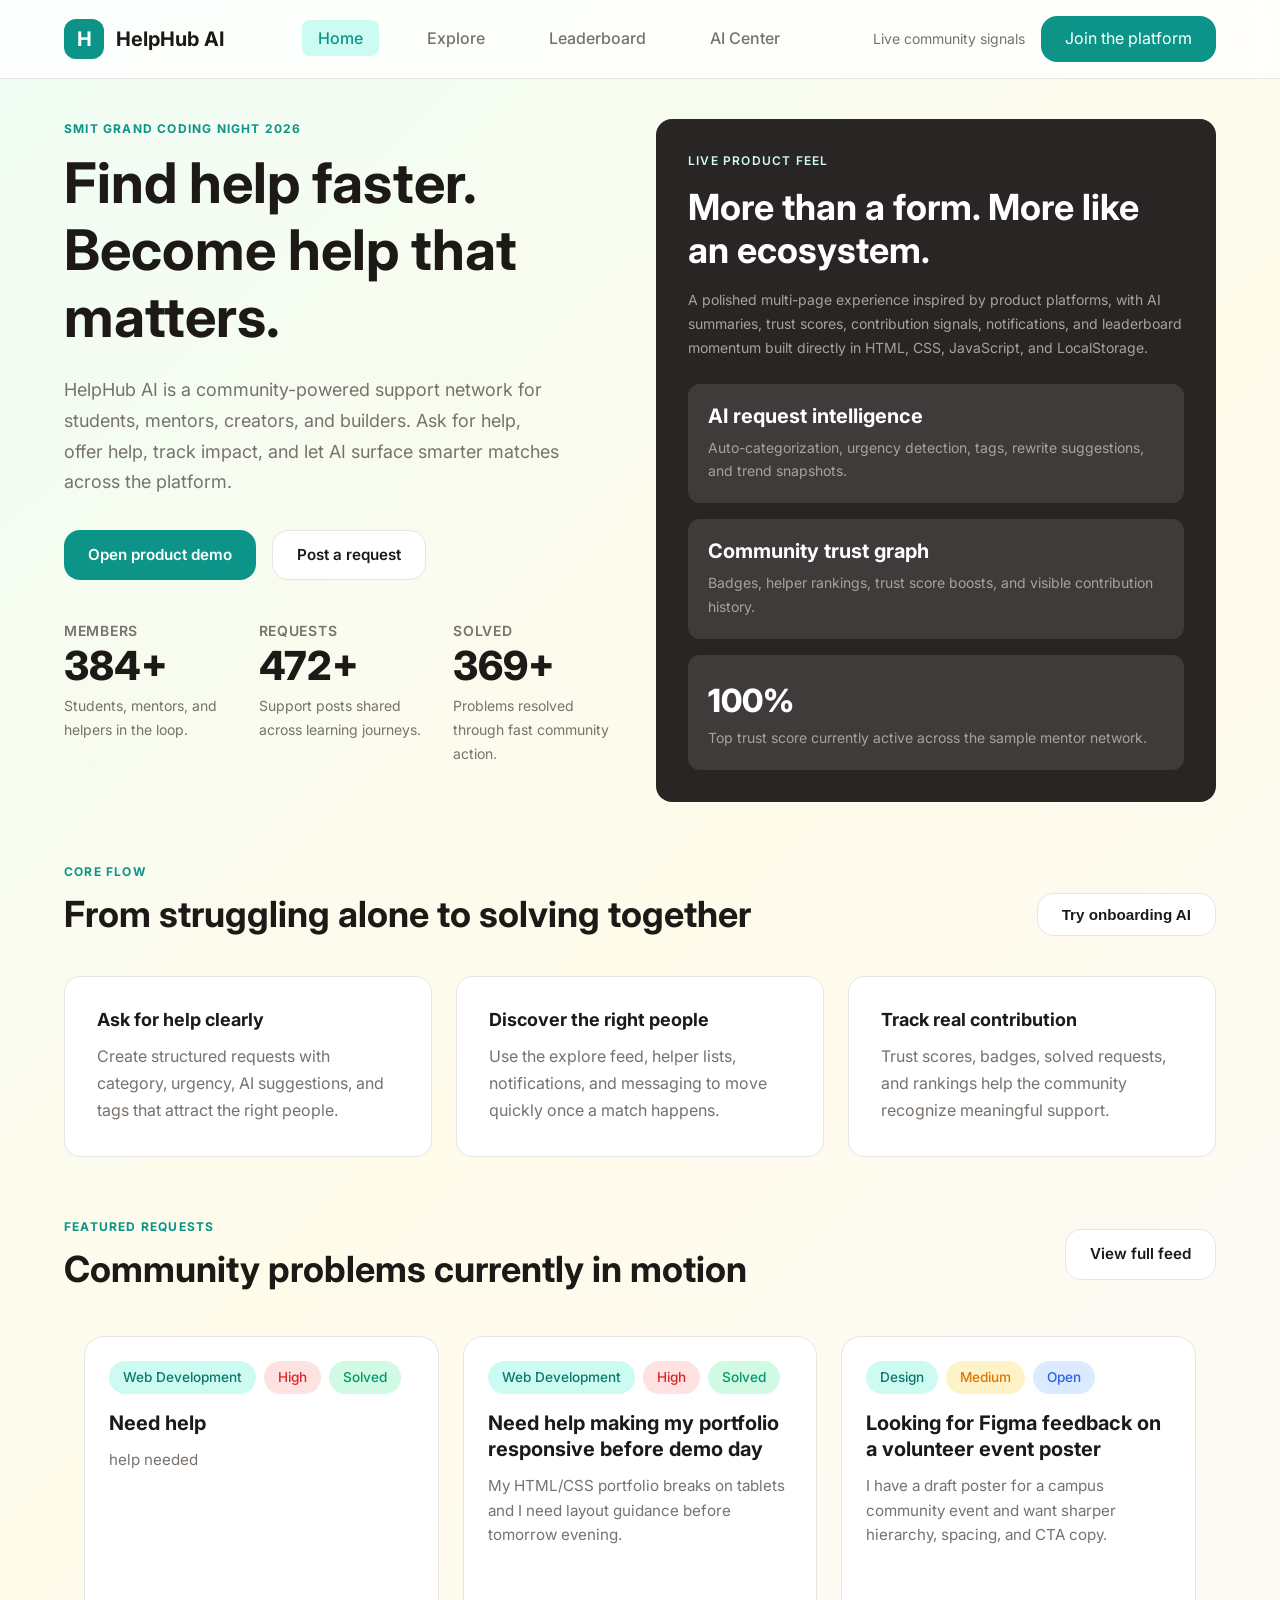
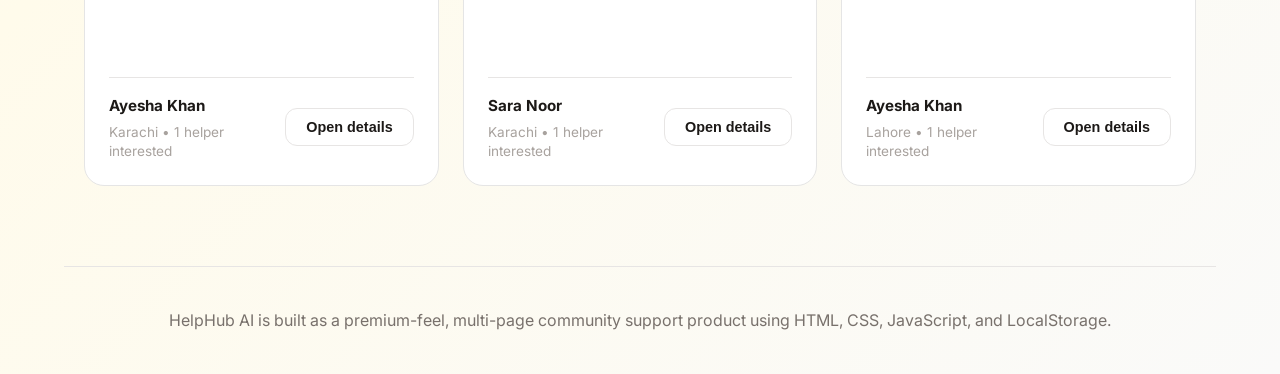
<file: index.html>
<!DOCTYPE html>
<html lang="en">
<head>
    <meta charset="UTF-8">
    <meta name="viewport" content="width=device-width, initial-scale=1.0">
    <title>HelpHub AI - Community Support Network</title>
    <link rel="preconnect" href="https://fonts.googleapis.com">
    <link href="https://fonts.googleapis.com/css2?family=Inter:wght@400;500;600;700;800&display=swap" rel="stylesheet">
    <link rel="stylesheet" href="css/styles.css">
<link rel="shortcut icon" href="./favicon.jpg" type="image/x-icon">

</head>
<body>
    <nav class="navbar">
        <div class="container">
            <a href="index.html" class="logo">
                <div class="logo-icon">H</div>
                <span>HelpHub AI</span>
            </a>
            <ul class="nav-links">
                <li><a href="index.html" class="active">Home</a></li>
                <li><a href="explore.html">Explore</a></li>
                <li><a href="leaderboard.html">Leaderboard</a></li>
                <li><a href="ai-center.html">AI Center</a></li>
            </ul>
            <div style="display: flex; gap: 16px; align-items: center;">
                <span style="color: var(--text-secondary); font-size: 0.875rem;">Live community signals</span>
                <a href="login.html" class="nav-cta">Join the platform</a>
            </div>
        </div>
    </nav>

    <main class="container" style="padding-top: 40px;">
        <div class="two-col" style="margin-bottom: 60px;">
            <div>
                <div class="page-label" style="color: var(--primary);">SMIT Grand Coding Night 2026</div>
                <h1 style="font-size: 3.5rem; margin-bottom: 24px;">Find help faster. Become help that matters.</h1>
                <p style="font-size: 1.125rem; margin-bottom: 32px; max-width: 500px;">
                    HelpHub AI is a community-powered support network for students, mentors, creators, and builders. 
                    Ask for help, offer help, track impact, and let AI surface smarter matches across the platform.
                </p>
                <div style="display: flex; gap: 16px; margin-bottom: 40px;">
                    <a href="explore.html" class="btn btn-primary">Open product demo</a>
                    <a href="create-request.html" class="btn btn-secondary">Post a request</a>
                </div>
                <div id="statsContainer" class="stats-grid"></div>
            </div>
            
            <div class="ai-panel">
                <div class="hero-label">Live Product Feel</div>
                <h2 style="color: white; margin-bottom: 16px;">More than a form. More like an ecosystem.</h2>
                <p style="margin-bottom: 24px;">
                    A polished multi-page experience inspired by product platforms, with AI summaries, trust scores, 
                    contribution signals, notifications, and leaderboard momentum built directly in HTML, CSS, JavaScript, and LocalStorage.
                </p>
                
                <div style="background: rgba(255,255,255,0.1); padding: 20px; border-radius: 12px; margin-bottom: 16px;">
                    <h4 style="color: white; margin-bottom: 8px;">AI request intelligence</h4>
                    <p style="font-size: 0.875rem;">Auto-categorization, urgency detection, tags, rewrite suggestions, and trend snapshots.</p>
                </div>
                
                <div style="background: rgba(255,255,255,0.1); padding: 20px; border-radius: 12px; margin-bottom: 16px;">
                    <h4 style="color: white; margin-bottom: 8px;">Community trust graph</h4>
                    <p style="font-size: 0.875rem;">Badges, helper rankings, trust score boosts, and visible contribution history.</p>
                </div>
                
                <div style="background: rgba(255,255,255,0.1); padding: 20px; border-radius: 12px;">
                    <div style="font-size: 2rem; font-weight: 800; color: white;">100%</div>
                    <p style="font-size: 0.875rem;">Top trust score currently active across the sample mentor network.</p>
                </div>
            </div>
        </div>

        <div style="margin-bottom: 60px;">
            <div class="page-label">Core Flow</div>
            <div style="display: flex; justify-content: space-between; align-items: center; margin-bottom: 24px;">
                <h2>From struggling alone to solving together</h2>
                <button class="btn btn-secondary">Try onboarding AI</button>
            </div>
            
            <div class="features-grid">
                <div class="feature-card">
                    <h3>Ask for help clearly</h3>
                    <p>Create structured requests with category, urgency, AI suggestions, and tags that attract the right people.</p>
                </div>
                <div class="feature-card">
                    <h3>Discover the right people</h3>
                    <p>Use the explore feed, helper lists, notifications, and messaging to move quickly once a match happens.</p>
                </div>
                <div class="feature-card">
                    <h3>Track real contribution</h3>
                    <p>Trust scores, badges, solved requests, and rankings help the community recognize meaningful support.</p>
                </div>
            </div>
        </div>

        <div style="margin-bottom: 60px;">
            <div style="display: flex; justify-content: space-between; align-items: center; margin-bottom: 24px;">
                <div>
                    <div class="page-label">Featured Requests</div>
                    <h2>Community problems currently in motion</h2>
                </div>
                <a href="explore.html" class="btn btn-secondary">View full feed</a>
            </div>
           <div class="slide-container">
    <div class="slide-track">
        
        <!-- Card 1 -->
        <div class="slide-card">
            <div class="card-tags">
                <span class="tag tag-category">Web Development</span>
                <span class="tag tag-urgency-high">High</span>
                <span class="tag tag-status-solved">Solved</span>
            </div>
            <h3 class="card-title">Need help</h3>
            <p class="card-desc">help needed</p>
            <div class="card-divider"></div>
            <div class="card-footer">
                <div class="card-author-info">
                    <div class="card-author-name">Ayesha Khan</div>
                    <div class="card-author-meta">Karachi • 1 helper interested</div>
                </div>
                <button class="btn-open">Open details</button>
            </div>
        </div>

        <!-- Card 2 -->
        <div class="slide-card">
            <div class="card-tags">
                <span class="tag tag-category">Web Development</span>
                <span class="tag tag-urgency-high">High</span>
                <span class="tag tag-status-solved">Solved</span>
            </div>
            <h3 class="card-title">Need help making my portfolio responsive before demo day</h3>
            <p class="card-desc">My HTML/CSS portfolio breaks on tablets and I need layout guidance before tomorrow evening.</p>
            <div class="card-divider"></div>
            <div class="card-footer">
                <div class="card-author-info">
                    <div class="card-author-name">Sara Noor</div>
                    <div class="card-author-meta">Karachi • 1 helper interested</div>
                </div>
                <button class="btn-open">Open details</button>
            </div>
        </div>

        <!-- Card 3 -->
        <div class="slide-card">
            <div class="card-tags">
                <span class="tag tag-category">Design</span>
                <span class="tag tag-urgency-medium">Medium</span>
                <span class="tag tag-status-open">Open</span>
            </div>
            <h3 class="card-title">Looking for Figma feedback on a volunteer event poster</h3>
            <p class="card-desc">I have a draft poster for a campus community event and want sharper hierarchy, spacing, and CTA copy.</p>
            <div class="card-divider"></div>
            <div class="card-footer">
                <div class="card-author-info">
                    <div class="card-author-name">Ayesha Khan</div>
                    <div class="card-author-meta">Lahore • 1 helper interested</div>
                </div>
                <button class="btn-open">Open details</button>
            </div>
        </div>

    </div>
</div>
        </div>

        <footer style="text-align: center; padding: 40px 0; color: var(--text-light); border-top: 1px solid var(--border);">
            <p>HelpHub AI is built as a premium-feel, multi-page community support product using HTML, CSS, JavaScript, and LocalStorage.</p>
        </footer>
    </main>

    <script src="js/app.js"></script>
</body>
</html>
</file>
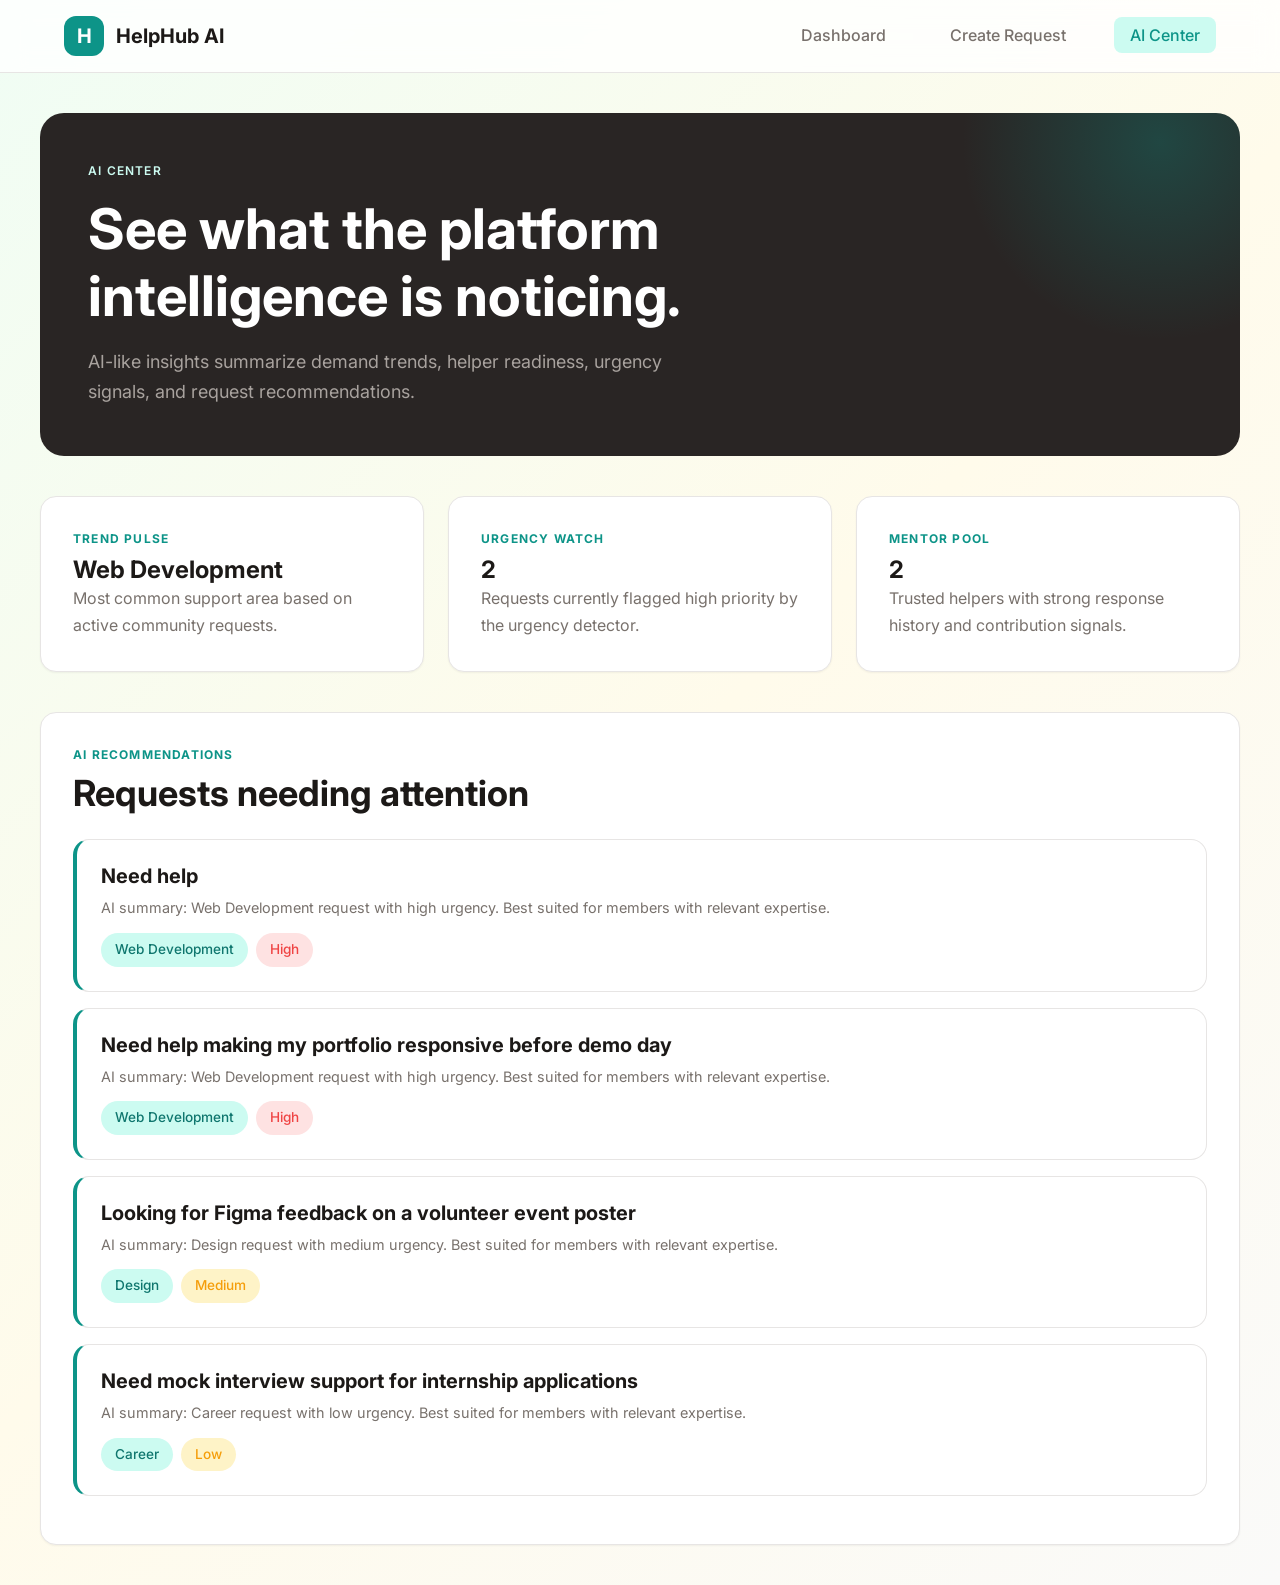
<file: ai-center.html>
<!DOCTYPE html>
<html lang="en">
<head>
    <meta charset="UTF-8">
    <meta name="viewport" content="width=device-width, initial-scale=1.0">
    <title>AI Center - HelpHub AI</title>
    <link href="https://fonts.googleapis.com/css2?family=Inter:wght@400;500;600;700;800&display=swap" rel="stylesheet">
    <link rel="stylesheet" href="css/styles.css">
    <link rel="shortcut icon" href="./favicon.jpg" type="image/x-icon">
</head>
<body>
    <nav class="navbar">
        <div class="container">
            <a href="index.html" class="logo">
                <div class="logo-icon">H</div>
                <span>HelpHub AI</span>
            </a>
            <ul class="nav-links">
                <li><a href="index.html">Dashboard</a></li>
                <li><a href="create-request.html">Create Request</a></li>
                <li><a href="ai-center.html" class="active">AI Center</a></li>
            </ul>
        </div>
    </nav>

    <main class="container" style="padding: 40px 0;">
        <div class="hero-banner" style="margin-bottom: 40px;">
            <div class="hero-label">AI Center</div>
            <h1 style="color: white;">See what the platform intelligence is noticing.</h1>
            <p style="color: var(--text-light); margin-top: 12px;">
                AI-like insights summarize demand trends, helper readiness, urgency signals, and request recommendations.
            </p>
        </div>

        <div style="display: grid; grid-template-columns: repeat(3, 1fr); gap: 24px; margin-bottom: 40px;">
            <div class="card">
                <div class="card-label">Trend Pulse</div>
                <h3>Web Development</h3>
                <p>Most common support area based on active community requests.</p>
            </div>
            <div class="card">
                <div class="card-label">Urgency Watch</div>
                <h3>2</h3>
                <p>Requests currently flagged high priority by the urgency detector.</p>
            </div>
            <div class="card">
                <div class="card-label">Mentor Pool</div>
                <h3>2</h3>
                <p>Trusted helpers with strong response history and contribution signals.</p>
            </div>
        </div>

        <div class="card">
            <div class="card-label">AI Recommendations</div>
            <h2 style="margin-bottom: 24px;">Requests needing attention</h2>
            <div id="aiRecommendations"></div>
        </div>
    </main>

    <script src="js/app.js"></script>
</body>
</html>
</file>
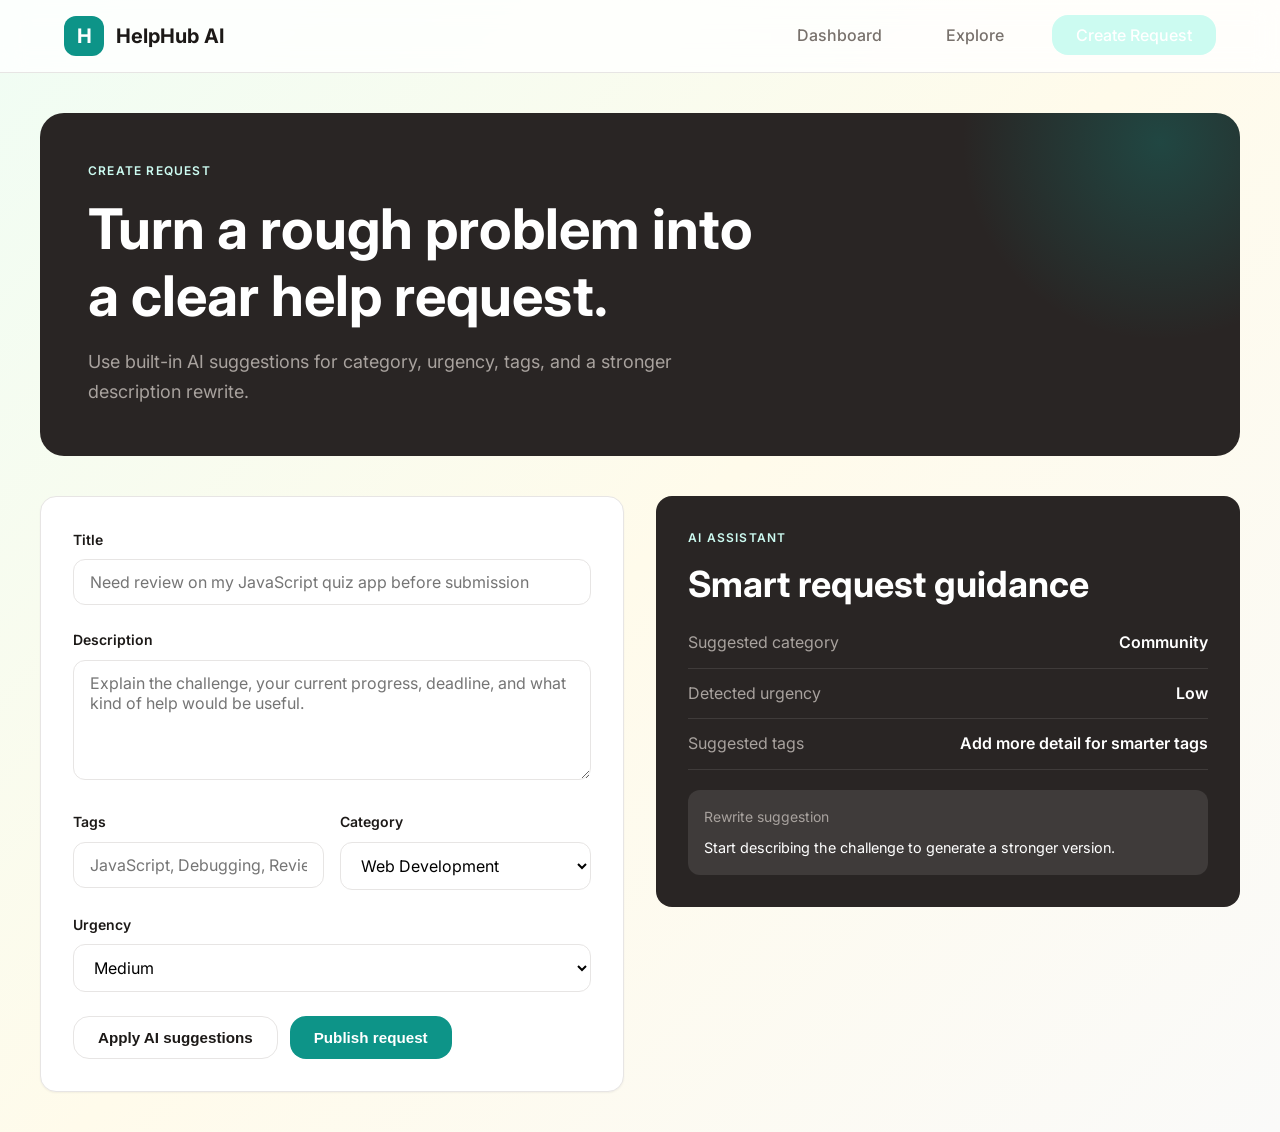
<file: create-request.html>
<!DOCTYPE html>
<html lang="en">
<head>
    <meta charset="UTF-8">
    <meta name="viewport" content="width=device-width, initial-scale=1.0">
    <title>Create Request - HelpHub AI</title>
    <link href="https://fonts.googleapis.com/css2?family=Inter:wght@400;500;600;700;800&display=swap" rel="stylesheet">
    <link rel="stylesheet" href="css/styles.css">
    <link rel="shortcut icon" href="./favicon.jpg" type="image/x-icon">
</head>
<body>
    <nav class="navbar">
        <div class="container">
            <a href="index.html" class="logo">
                <div class="logo-icon">H</div>
                <span>HelpHub AI</span>
            </a>
            <ul class="nav-links">
                <li><a href="index.html">Dashboard</a></li>
                <li><a href="explore.html">Explore</a></li>
                <li><a href="create-request.html" class="active nav-cta" style="padding: 8px 16px;">Create Request</a></li>
            </ul>
        </div>
    </nav>

    <main class="container" style="padding: 40px 0;">
        <div class="hero-banner" style="margin-bottom: 40px;">
            <div class="hero-label">Create Request</div>
            <h1 style="color: white;">Turn a rough problem into a clear help request.</h1>
            <p style="color: var(--text-light); margin-top: 12px;">
                Use built-in AI suggestions for category, urgency, tags, and a stronger description rewrite.
            </p>
        </div>

        <div class="two-col">
            <div class="card">
                <form id="createRequestForm">
                    <div class="form-group">
                        <label class="form-label">Title</label>
                        <input type="text" class="form-input" id="reqTitle" placeholder="Need review on my JavaScript quiz app before submission">
                    </div>
                    
                    <div class="form-group">
                        <label class="form-label">Description</label>
                        <textarea class="form-textarea" id="reqDesc" placeholder="Explain the challenge, your current progress, deadline, and what kind of help would be useful."></textarea>
                    </div>

                    <div style="display: grid; grid-template-columns: 1fr 1fr; gap: 16px;">
                        <div class="form-group">
                            <label class="form-label">Tags</label>
                            <input type="text" class="form-input" id="reqTags" placeholder="JavaScript, Debugging, Review">
                        </div>
                        <div class="form-group">
                            <label class="form-label">Category</label>
                            <select class="form-select" id="reqCategory">
                                <option>Web Development</option>
                                <option>Design</option>
                                <option>Career</option>
                            </select>
                        </div>
                    </div>

                    <div class="form-group">
                        <label class="form-label">Urgency</label>
                        <select class="form-select" id="reqUrgency">
                            <option>High</option>
                            <option selected>Medium</option>
                            <option>Low</option>
                        </select>
                    </div>

                    <div style="display: flex; gap: 12px;">
                        <button type="button" class="btn btn-secondary" id="applyAI">Apply AI suggestions</button>
                        <button type="submit" class="btn btn-primary">Publish request</button>
                    </div>
                </form>
            </div>

            <div class="ai-panel">
                <div class="hero-label">AI Assistant</div>
                <h2 style="color: white; margin-bottom: 24px;">Smart request guidance</h2>
                
                <div style="margin-bottom: 20px;">
                    <div style="display: flex; justify-content: space-between; margin-bottom: 12px; padding-bottom: 12px; border-bottom: 1px solid rgba(255,255,255,0.1);">
                        <span style="color: var(--text-light);">Suggested category</span>
                        <span style="color: white; font-weight: 600;" id="suggestedCategory">Community</span>
                    </div>
                    <div style="display: flex; justify-content: space-between; margin-bottom: 12px; padding-bottom: 12px; border-bottom: 1px solid rgba(255,255,255,0.1);">
                        <span style="color: var(--text-light);">Detected urgency</span>
                        <span style="color: white; font-weight: 600;" id="detectedUrgency">Low</span>
                    </div>
                    <div style="display: flex; justify-content: space-between; margin-bottom: 12px; padding-bottom: 12px; border-bottom: 1px solid rgba(255,255,255,0.1);">
                        <span style="color: var(--text-light);">Suggested tags</span>
                        <span style="color: white; font-weight: 600;" id="suggestedTags">Add more detail for smarter tags</span>
                    </div>
                </div>

                <div style="background: rgba(255,255,255,0.1); padding: 16px; border-radius: 12px;">
                    <div style="display: flex; justify-content: space-between; margin-bottom: 8px;">
                        <span style="color: var(--text-light); font-size: 0.875rem;">Rewrite suggestion</span>
                    </div>
                    <p style="color: white; font-size: 0.9rem; line-height: 1.6;" id="rewriteSuggestion">
                        Start describing the challenge to generate a stronger version.
                    </p>
                </div>
            </div>
        </div>
    </main>

    <script src="js/app.js"></script>
</body>
</html>
</file>
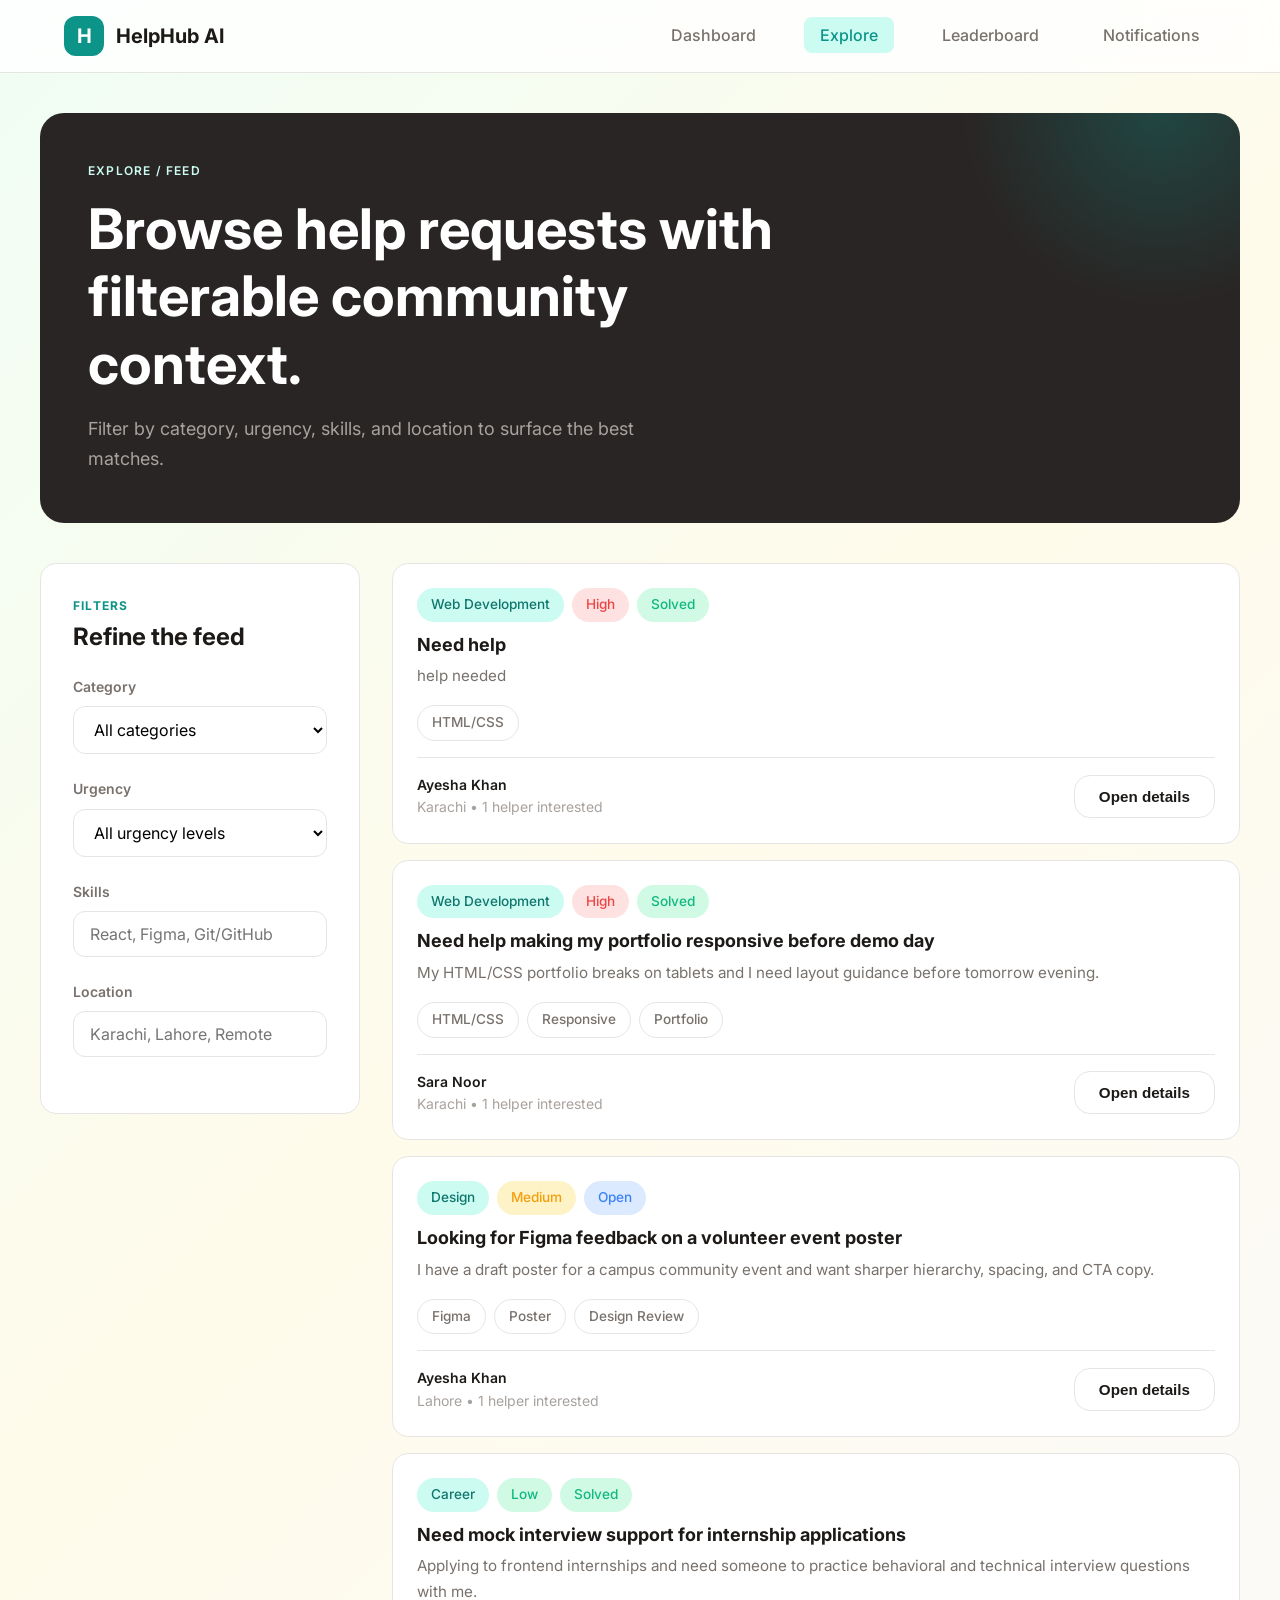
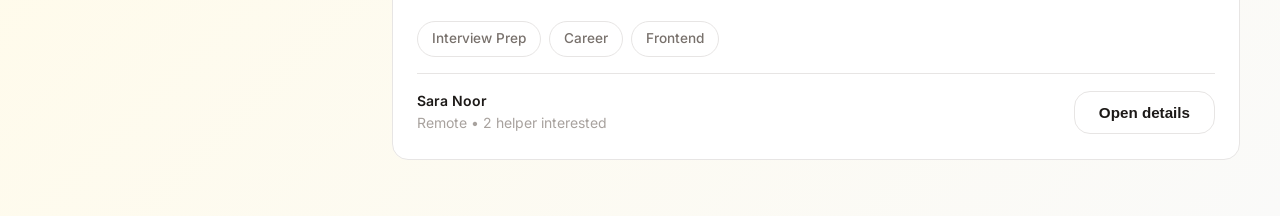
<file: explore.html>
<!DOCTYPE html>
<html lang="en">
<head>
    <meta charset="UTF-8">
    <meta name="viewport" content="width=device-width, initial-scale=1.0">
    <title>Explore - HelpHub AI</title>
    <link href="https://fonts.googleapis.com/css2?family=Inter:wght@400;500;600;700;800&display=swap" rel="stylesheet">
    <link rel="stylesheet" href="css/styles.css">
    <link rel="shortcut icon" href="./favicon.jpg" type="image/x-icon">
</head>
<body>
    <nav class="navbar">
        <div class="container">
            <a href="index.html" class="logo">
                <div class="logo-icon">H</div>
                <span>HelpHub AI</span>
            </a>
            <ul class="nav-links">
                <li><a href="index.html">Dashboard</a></li>
                <li><a href="explore.html" class="active">Explore</a></li>
                <li><a href="leaderboard.html">Leaderboard</a></li>
                <li><a href="notifications.html">Notifications</a></li>
            </ul>
        </div>
    </nav>

    <main class="container" style="padding: 40px 0;">
        <div class="hero-banner" style="margin-bottom: 40px;">
            <div class="hero-label">Explore / Feed</div>
            <h1 style="color: white;">Browse help requests with filterable community context.</h1>
            <p style="color: var(--text-light); margin-top: 12px;">
                Filter by category, urgency, skills, and location to surface the best matches.
            </p>
        </div>

        <div class="feed-layout">
            <aside class="sidebar">
                <div class="card-label">Filters</div>
                <h3 style="margin-bottom: 24px;">Refine the feed</h3>
                
                <div class="filter-group">
                    <label class="filter-label">Category</label>
                    <select class="form-select" id="filterCategory">
                        <option value="all">All categories</option>
                        <option>Web Development</option>
                        <option>Design</option>
                        <option>Career</option>
                    </select>
                </div>

                <div class="filter-group">
                    <label class="filter-label">Urgency</label>
                    <select class="form-select" id="filterUrgency">
                        <option value="all">All urgency levels</option>
                        <option>High</option>
                        <option>Medium</option>
                        <option>Low</option>
                    </select>
                </div>

                <div class="filter-group">
                    <label class="filter-label">Skills</label>
                    <input type="text" class="form-input" placeholder="React, Figma, Git/GitHub">
                </div>

                <div class="filter-group">
                    <label class="filter-label">Location</label>
                    <input type="text" class="form-input" placeholder="Karachi, Lahore, Remote">
                </div>
            </aside>

            <div id="feedContainer"></div>
        </div>
    </main>

    <script src="js/app.js"></script>
</body>
</html>
</file>
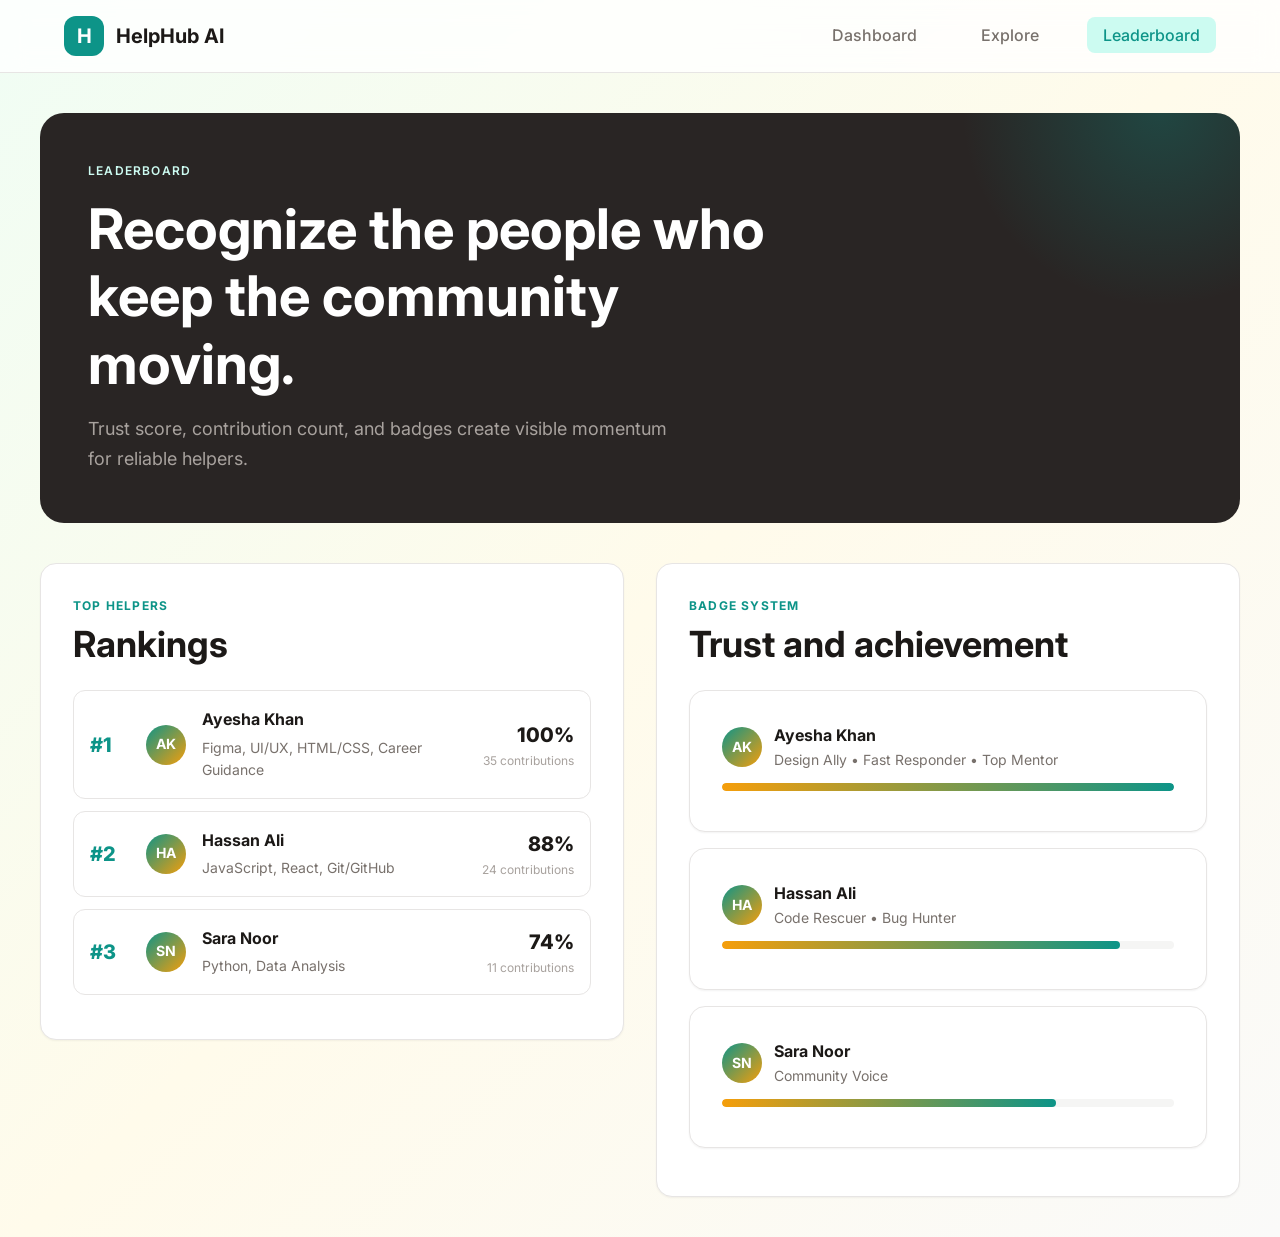
<file: leaderboard.html>
<!DOCTYPE html>
<html lang="en">
<head>
    <meta charset="UTF-8">
    <meta name="viewport" content="width=device-width, initial-scale=1.0">
    <title>Leaderboard - HelpHub AI</title>
    <link href="https://fonts.googleapis.com/css2?family=Inter:wght@400;500;600;700;800&display=swap" rel="stylesheet">
    <link rel="stylesheet" href="css/styles.css">
    <link rel="shortcut icon" href="./favicon.jpg" type="image/x-icon">
</head>
<body>
    <nav class="navbar">
        <div class="container">
            <a href="index.html" class="logo">
                <div class="logo-icon">H</div>
                <span>HelpHub AI</span>
            </a>
            <ul class="nav-links">
                <li><a href="index.html">Dashboard</a></li>
                <li><a href="explore.html">Explore</a></li>
                <li><a href="leaderboard.html" class="active">Leaderboard</a></li>
            </ul>
        </div>
    </nav>

    <main class="container" style="padding: 40px 0;">
        <div class="hero-banner" style="margin-bottom: 40px;">
            <div class="hero-label">Leaderboard</div>
            <h1 style="color: white;">Recognize the people who keep the community moving.</h1>
            <p style="color: var(--text-light); margin-top: 12px;">
                Trust score, contribution count, and badges create visible momentum for reliable helpers.
            </p>
        </div>

        <div class="two-col">
            <div class="card">
                <div class="card-label">Top Helpers</div>
                <h2 style="margin-bottom: 24px;">Rankings</h2>
                <div id="rankingsList"></div>
            </div>

            <div class="card">
                <div class="card-label">Badge System</div>
                <h2 style="margin-bottom: 24px;">Trust and achievement</h2>
                <div id="badgeList"></div>
            </div>
        </div>
    </main>

    <script src="js/app.js"></script>
</body>
</html>
</file>
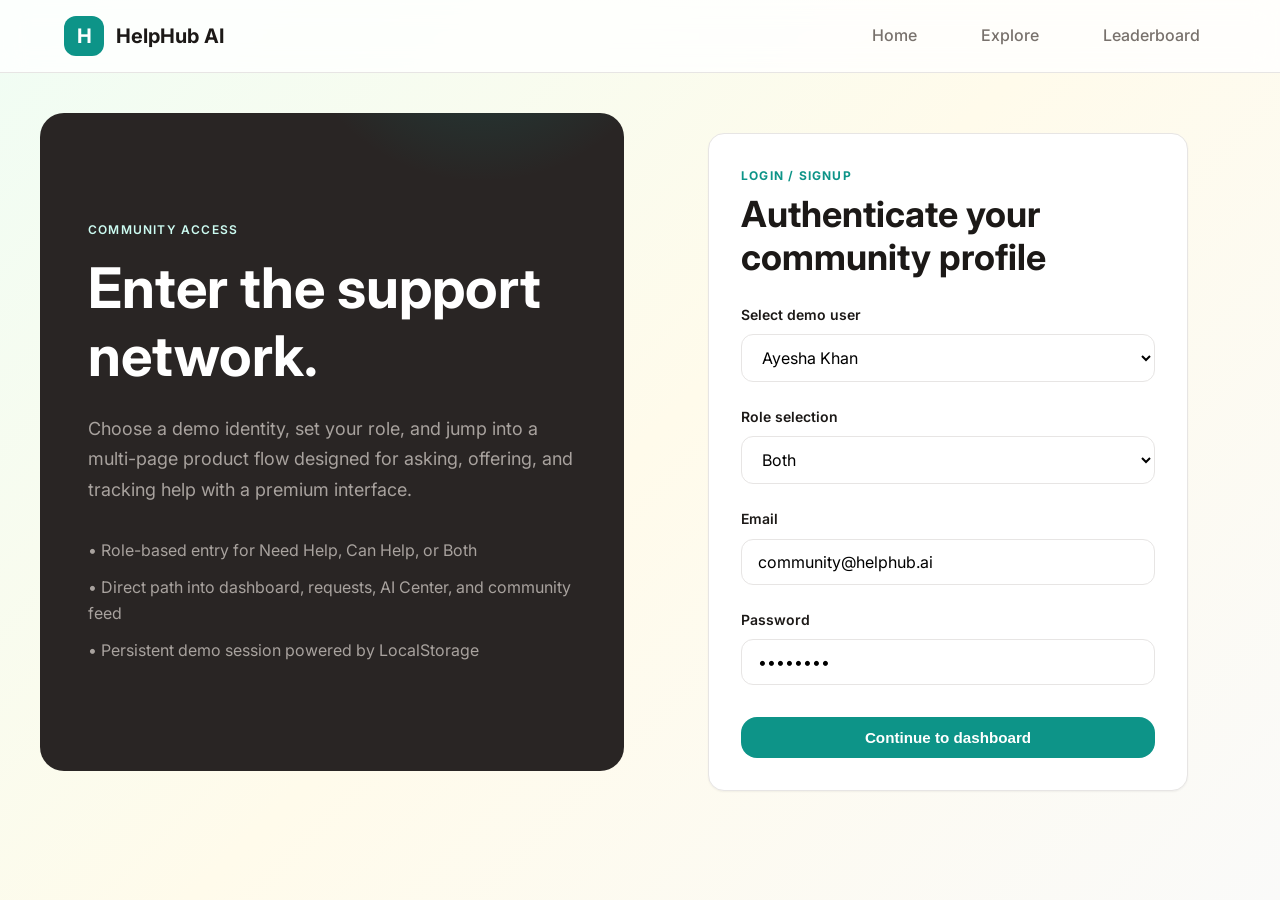
<file: login.html>
<!DOCTYPE html>
<html lang="en">
<head>
    <meta charset="UTF-8">
    <meta name="viewport" content="width=device-width, initial-scale=1.0">
    <title>Login - HelpHub AI</title>
    <link href="https://fonts.googleapis.com/css2?family=Inter:wght@400;500;600;700;800&display=swap" rel="stylesheet">
    <link rel="stylesheet" href="css/styles.css">
    <link rel="shortcut icon" href="./favicon.jpg" type="image/x-icon">
</head>
<body>
    <nav class="navbar">
        <div class="container">
            <a href="index.html" class="logo">
                <div class="logo-icon">H</div>
                <span>HelpHub AI</span>
            </a>
            <ul class="nav-links">
                <li><a href="index.html">Home</a></li>
                <li><a href="explore.html">Explore</a></li>
                <li><a href="leaderboard.html">Leaderboard</a></li>
            </ul>
        </div>
    </nav>

    <main class="container" style="padding: 60px 0;">
        <div class="two-col" style="align-items: center; min-height: 70vh;">
            <div class="hero-banner" style="height: 100%; display: flex; flex-direction: column; justify-content: center;">
                <div class="hero-label">Community Access</div>
                <h1 style="color: white; margin-bottom: 24px;">Enter the support network.</h1>
                <p style="margin-bottom: 32px;">
                    Choose a demo identity, set your role, and jump into a multi-page product flow designed for asking, 
                    offering, and tracking help with a premium interface.
                </p>
                <ul style="list-style: none; color: var(--text-light);">
                    <li style="margin-bottom: 12px;">• Role-based entry for Need Help, Can Help, or Both</li>
                    <li style="margin-bottom: 12px;">• Direct path into dashboard, requests, AI Center, and community feed</li>
                    <li>• Persistent demo session powered by LocalStorage</li>
                </ul>
            </div>

            <div class="card" style="max-width: 480px; width: 100%; margin: 0 auto;">
                <div class="card-label">Login / Signup</div>
                <h2 style="margin-bottom: 24px;">Authenticate your community profile</h2>
                
                <form id="loginForm">
                    <div class="form-group">
                        <label class="form-label">Select demo user</label>
                        <select class="form-select" id="userSelect">
                            <option value="1">Ayesha Khan</option>
                            <option value="2">Sara Noor</option>
                            <option value="3">Hassan Ali</option>
                        </select>
                    </div>

                    <div class="form-group">
                        <label class="form-label">Role selection</label>
                        <select class="form-select">
                            <option>Both</option>
                            <option>Need Help</option>
                            <option>Can Help</option>
                        </select>
                    </div>

                    <div class="form-group">
                        <label class="form-label">Email</label>
                        <input type="email" class="form-input" value="community@helphub.ai" readonly>
                    </div>

                    <div class="form-group">
                        <label class="form-label">Password</label>
                        <input type="password" class="form-input" value="••••••••" readonly>
                    </div>

                    <button type="submit" class="btn btn-primary w-full" style="margin-top: 8px;">
                        Continue to dashboard
                    </button>
                </form>
            </div>
        </div>
    </main>

    <script src="js/app.js"></script>
</body>
</html>
</file>
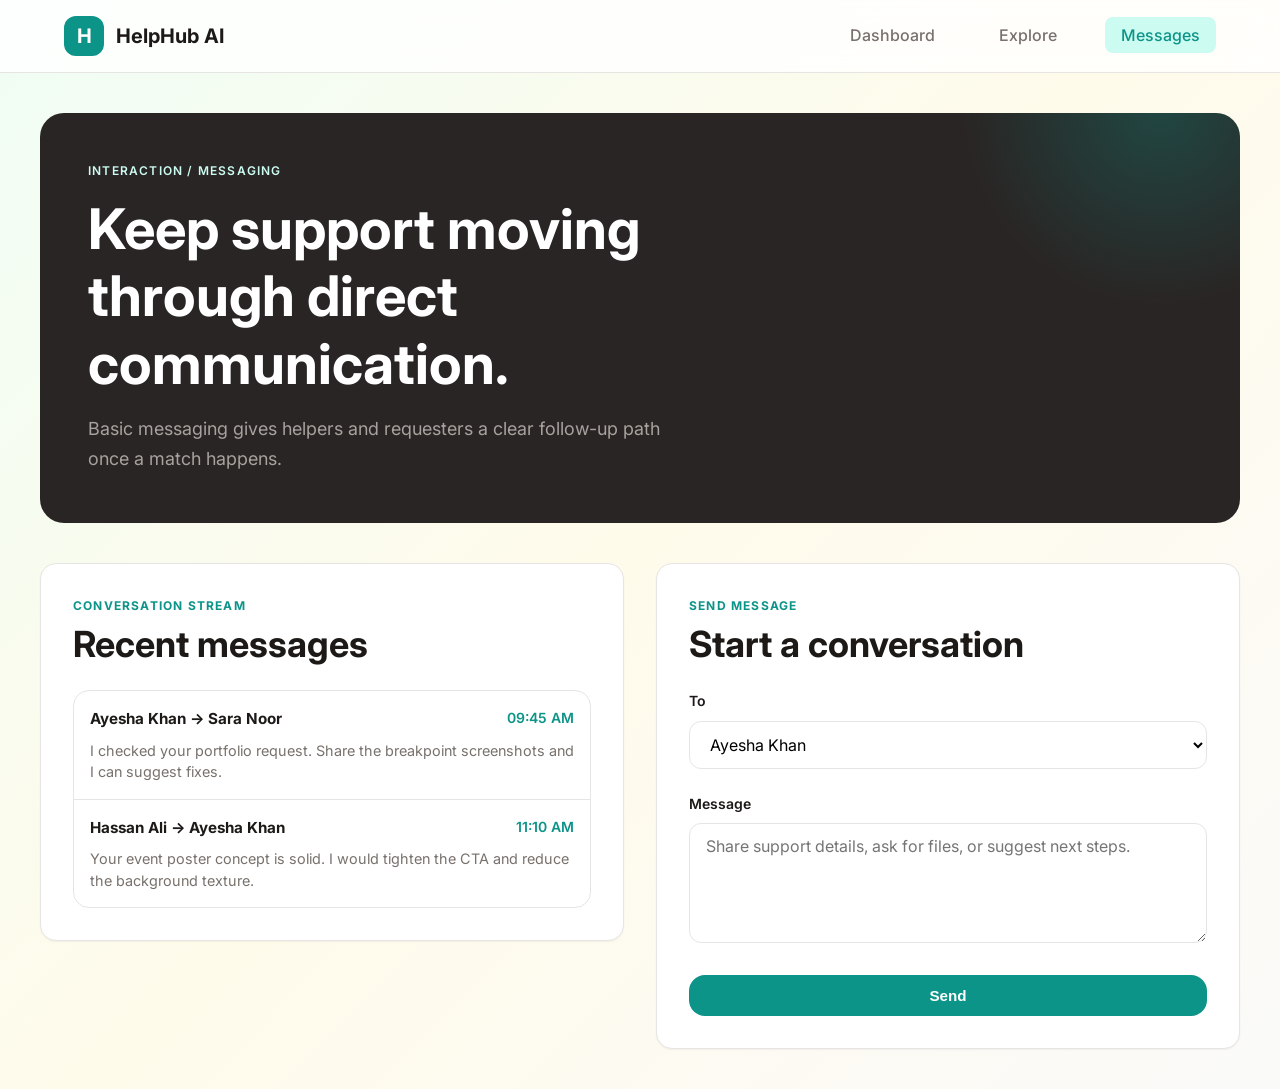
<file: massages.html>
<!DOCTYPE html>
<html lang="en">
<head>
    <meta charset="UTF-8">
    <meta name="viewport" content="width=device-width, initial-scale=1.0">
    <title>Messages - HelpHub AI</title>
    <link href="https://fonts.googleapis.com/css2?family=Inter:wght@400;500;600;700;800&display=swap" rel="stylesheet">
    <link rel="stylesheet" href="css/styles.css">
    <link rel="shortcut icon" href="./favicon.jpg" type="image/x-icon">
</head>
<body>
    <nav class="navbar">
        <div class="container">
            <a href="index.html" class="logo">
                <div class="logo-icon">H</div>
                <span>HelpHub AI</span>
            </a>
            <ul class="nav-links">
                <li><a href="index.html">Dashboard</a></li>
                <li><a href="explore.html">Explore</a></li>
                <li><a href="messages.html" class="active">Messages</a></li>
            </ul>
        </div>
    </nav>

    <main class="container" style="padding: 40px 0;">
        <div class="hero-banner" style="margin-bottom: 40px;">
            <div class="hero-label">Interaction / Messaging</div>
            <h1 style="color: white;">Keep support moving through direct communication.</h1>
            <p style="color: var(--text-light); margin-top: 12px;">
                Basic messaging gives helpers and requesters a clear follow-up path once a match happens.
            </p>
        </div>

        <div class="two-col">
            <div class="card">
                <div class="card-label">Conversation Stream</div>
                <h2 style="margin-bottom: 24px;">Recent messages</h2>
                <div id="messageList" class="message-list" style="padding: 0;"></div>
            </div>

            <div class="card">
                <div class="card-label">Send Message</div>
                <h2 style="margin-bottom: 24px;">Start a conversation</h2>
                <form id="sendMessageForm">
                    <div class="form-group">
                        <label class="form-label">To</label>
                        <select class="form-select" id="messageTo">
                            <option>Ayesha Khan</option>
                            <option>Sara Noor</option>
                            <option>Hassan Ali</option>
                        </select>
                    </div>
                    <div class="form-group">
                        <label class="form-label">Message</label>
                        <textarea class="form-textarea" id="messageContent" placeholder="Share support details, ask for files, or suggest next steps."></textarea>
                    </div>
                    <button type="submit" class="btn btn-primary w-full">Send</button>
                </form>
            </div>
        </div>
    </main>

    <script src="js/app.js"></script>
</body>
</html>
</file>
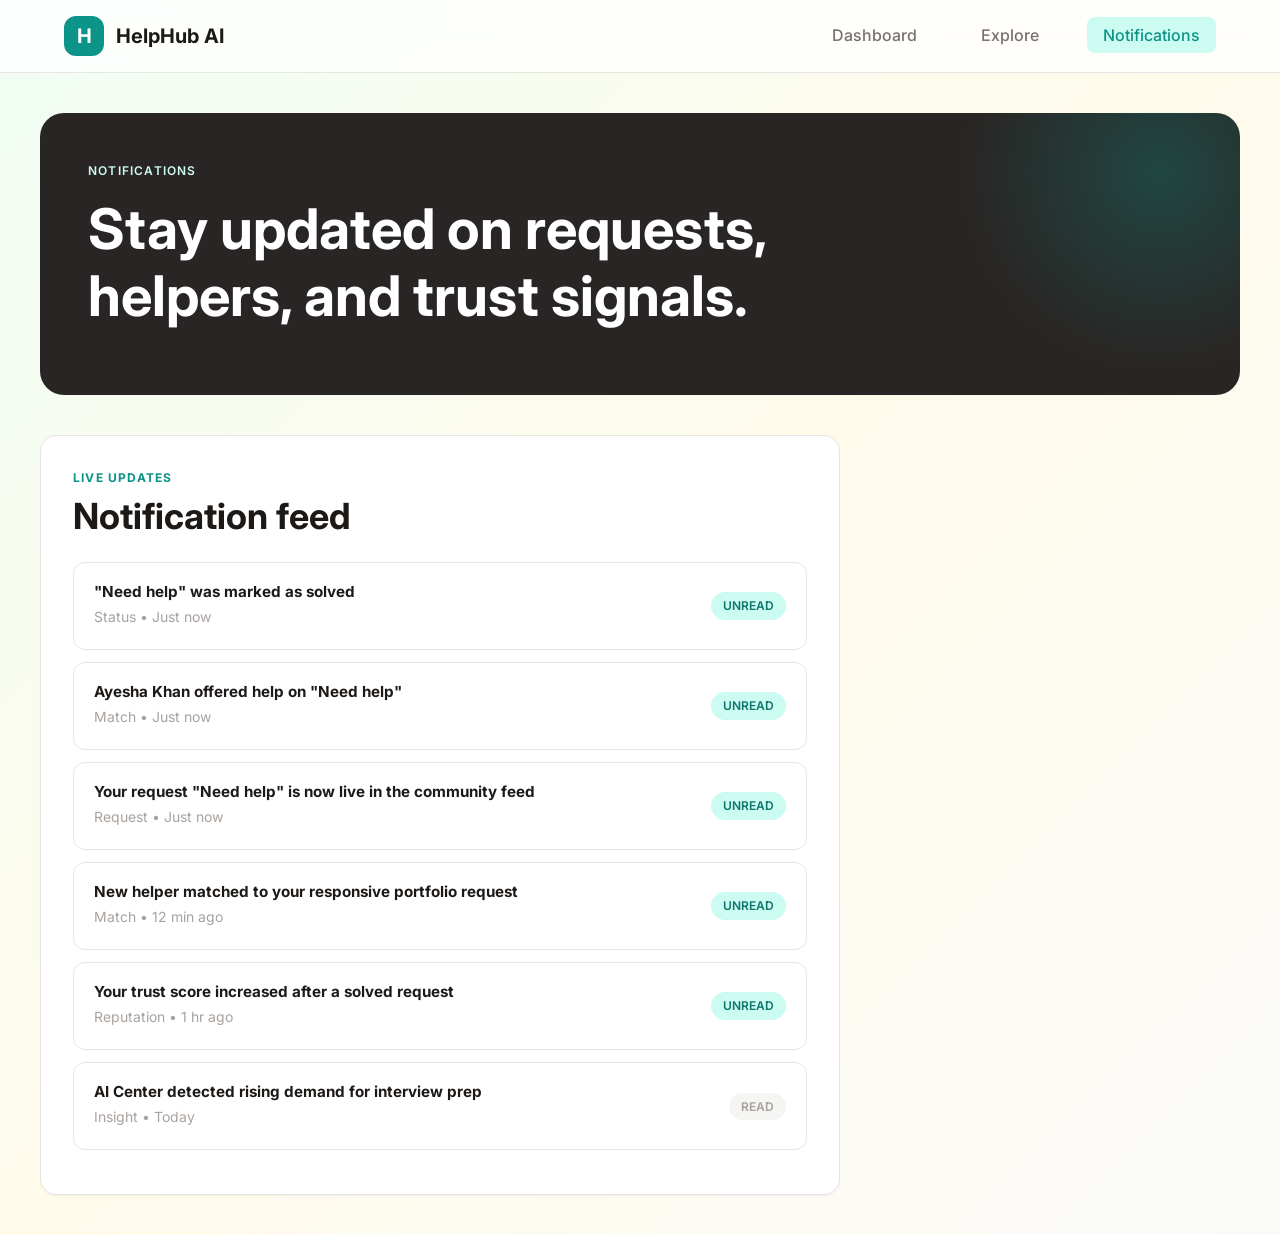
<file: notifications.html>
<!DOCTYPE html>
<html lang="en">
<head>
    <meta charset="UTF-8">
    <meta name="viewport" content="width=device-width, initial-scale=1.0">
    <title>Notifications - HelpHub AI</title>
    <link href="https://fonts.googleapis.com/css2?family=Inter:wght@400;500;600;700;800&display=swap" rel="stylesheet">
    <link rel="stylesheet" href="css/styles.css">
    <link rel="shortcut icon" href="./favicon.jpg" type="image/x-icon">
</head>
<body>
    <nav class="navbar">
        <div class="container">
            <a href="index.html" class="logo">
                <div class="logo-icon">H</div>
                <span>HelpHub AI</span>
            </a>
            <ul class="nav-links">
                <li><a href="index.html">Dashboard</a></li>
                <li><a href="explore.html">Explore</a></li>
                <li><a href="notifications.html" class="active">Notifications</a></li>
            </ul>
        </div>
    </nav>

    <main class="container" style="padding: 40px 0;">
        <div class="hero-banner" style="margin-bottom: 40px;">
            <div class="hero-label">Notifications</div>
            <h1 style="color: white;">Stay updated on requests, helpers, and trust signals.</h1>
        </div>

        <div class="card" style="max-width: 800px;">
            <div class="card-label">Live Updates</div>
            <h2 style="margin-bottom: 24px;">Notification feed</h2>
            <div id="notificationList"></div>
        </div>
    </main>

    <script src="js/app.js"></script>
</body>
</html>
</file>
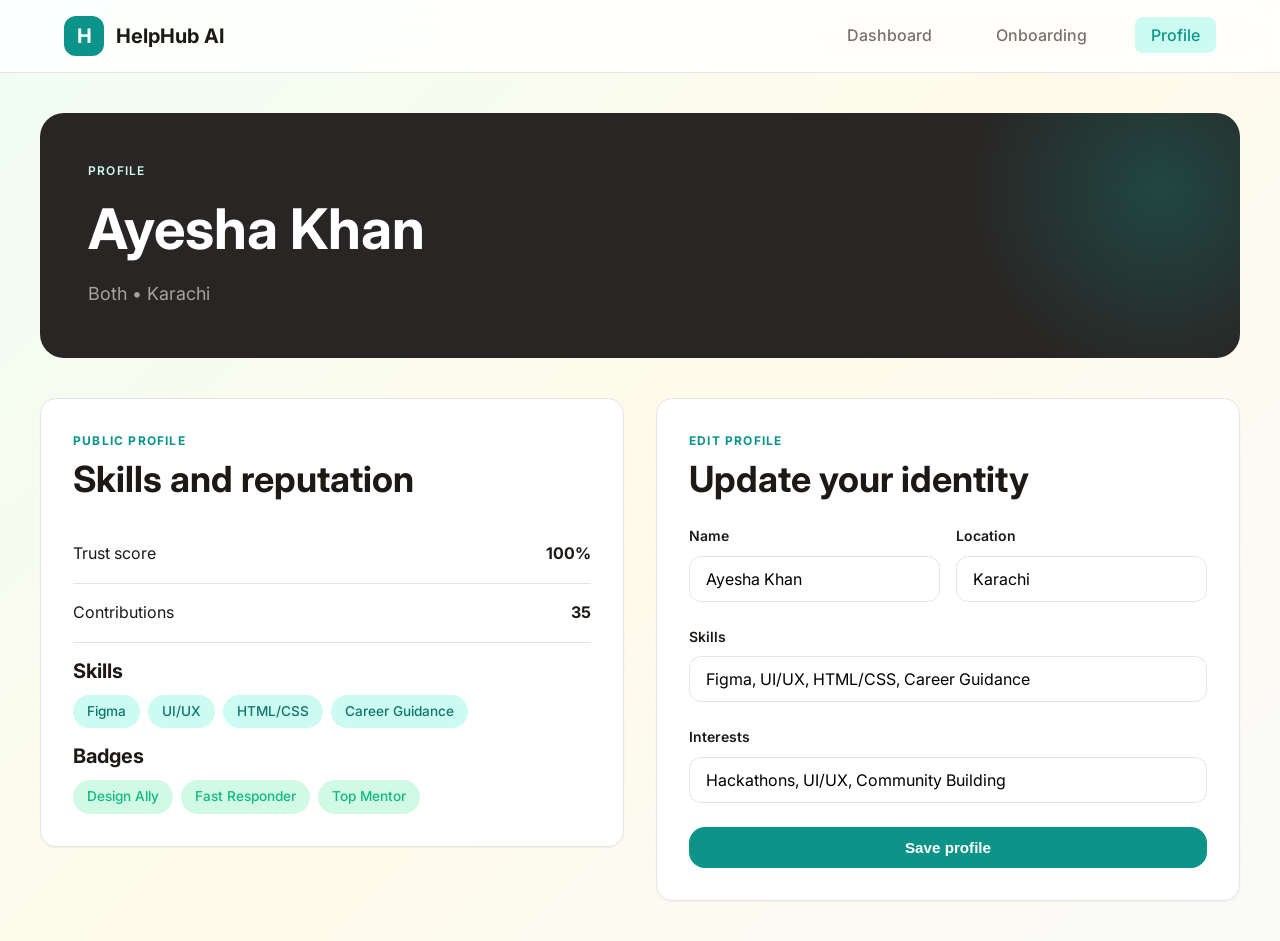
<file: profile.html>
<!DOCTYPE html>
<html lang="en">
<head>
    <meta charset="UTF-8">
    <meta name="viewport" content="width=device-width, initial-scale=1.0">
    <title>Profile - HelpHub AI</title>
    <link href="https://fonts.googleapis.com/css2?family=Inter:wght@400;500;600;700;800&display=swap" rel="stylesheet">
    <link rel="stylesheet" href="css/styles.css">
    <link rel="shortcut icon" href="./favicon.jpg" type="image/x-icon">
</head>
<body>
    <nav class="navbar">
        <div class="container">
            <a href="index.html" class="logo">
                <div class="logo-icon">H</div>
                <span>HelpHub AI</span>
            </a>
            <ul class="nav-links">
                <li><a href="index.html">Dashboard</a></li>
                <li><a href="index.html">Onboarding</a></li>
                <li><a href="profile.html" class="active">Profile</a></li>
            </ul>
        </div>
    </nav>

    <main class="container" style="padding: 40px 0;">
        <div id="profileHeader"></div>

        <div class="two-col" style="margin-top: 32px;">
            <div class="card">
                <div class="card-label">Public Profile</div>
                <h2 style="margin-bottom: 24px;">Skills and reputation</h2>
                <div id="profileStats"></div>
            </div>

            <div class="card">
                <div class="card-label">Edit Profile</div>
                <h2 style="margin-bottom: 24px;">Update your identity</h2>
                <form id="editProfileForm">
                    <div style="display: grid; grid-template-columns: 1fr 1fr; gap: 16px;">
                        <div class="form-group">
                            <label class="form-label">Name</label>
                            <input type="text" class="form-input" id="editName">
                        </div>
                        <div class="form-group">
                            <label class="form-label">Location</label>
                            <input type="text" class="form-input" id="editLocation">
                        </div>
                    </div>
                    <div class="form-group">
                        <label class="form-label">Skills</label>
                        <input type="text" class="form-input" id="editSkills">
                    </div>
                    <div class="form-group">
                        <label class="form-label">Interests</label>
                        <input type="text" class="form-input" id="editInterests">
                    </div>
                    <button type="submit" class="btn btn-primary w-full">Save profile</button>
                </form>
            </div>
        </div>
    </main>

    <script src="js/app.js"></script>
</body>
</html>
</file>
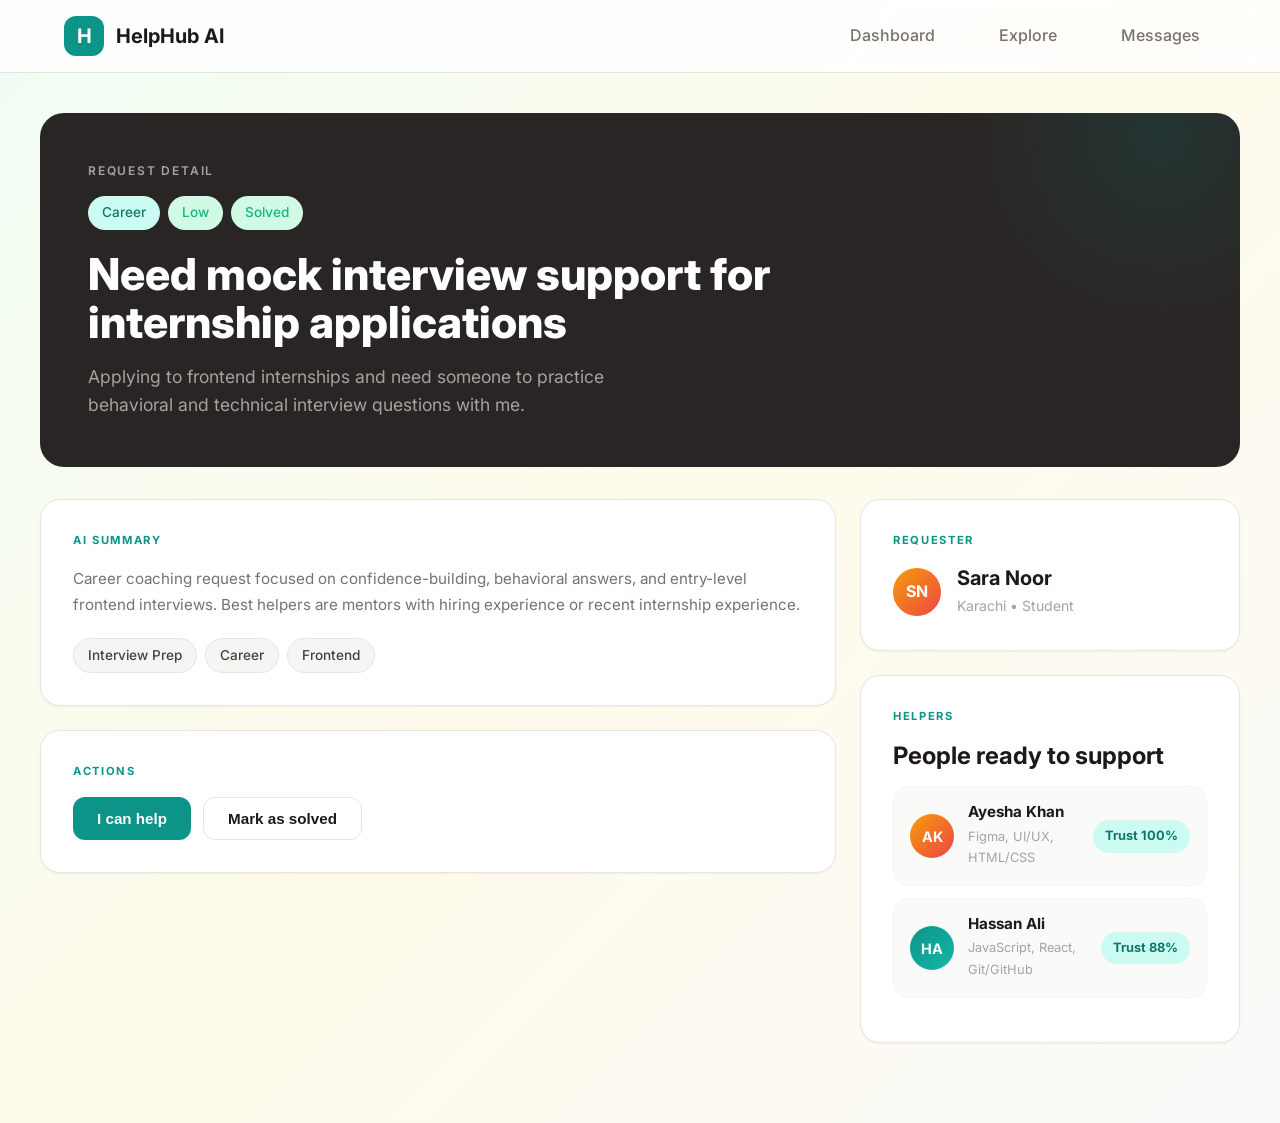
<file: request-detail.html>
<!DOCTYPE html>
<html lang="en">
<head>
    <meta charset="UTF-8">
    <meta name="viewport" content="width=device-width, initial-scale=1.0">
    <title>Request Detail - HelpHub AI</title>
    <link href="https://fonts.googleapis.com/css2?family=Inter:wght@400;500;600;700;800&display=swap" rel="stylesheet">
    <link rel="stylesheet" href="css/styles.css">
    <style>
        /* Request Detail Specific Styles */
        .detail-page {
            background: linear-gradient(135deg, #f0fdf4 0%, #fffbeb 50%, #fafaf9 100%);
            min-height: 100vh;
        }

        /* Hero Banner */
        .detail-hero {
            background: #292524;
            border-radius: 24px;
            padding: 48px;
            margin-bottom: 32px;
            position: relative;
            overflow: hidden;
        }

        .detail-hero::before {
            content: '';
            position: absolute;
            top: -50%;
            right: -10%;
            width: 400px;
            height: 400px;
            background: radial-gradient(circle, rgba(13, 148, 136, 0.15) 0%, transparent 70%);
            border-radius: 50%;
        }

        .detail-hero .hero-label {
            font-size: 0.75rem;
            text-transform: uppercase;
            letter-spacing: 0.15em;
            color: #a8a29e;
            font-weight: 600;
            margin-bottom: 16px;
            position: relative;
            z-index: 1;
        }

        .detail-hero .hero-tags {
            display: flex;
            gap: 8px;
            margin-bottom: 20px;
            position: relative;
            z-index: 1;
        }

        .detail-hero h1 {
            color: white;
            font-size: 2.75rem;
            font-weight: 800;
            line-height: 1.1;
            margin-bottom: 16px;
            position: relative;
            z-index: 1;
            max-width: 700px;
        }

        .detail-hero .hero-desc {
            color: #a8a29e;
            font-size: 1.1rem;
            line-height: 1.6;
            position: relative;
            z-index: 1;
            max-width: 600px;
        }

        /* Detail Grid */
        .detail-grid {
            display: grid;
            grid-template-columns: 1fr 380px;
            gap: 24px;
            align-items: start;
        }

        /* Cards */
        .detail-card {
            background: white;
            border-radius: 20px;
            padding: 32px;
            border: 1px solid #e7e5e4;
            box-shadow: 0 1px 3px rgba(0, 0, 0, 0.05);
        }

        .detail-card-label {
            font-size: 0.7rem;
            text-transform: uppercase;
            letter-spacing: 0.15em;
            color: #0d9488;
            font-weight: 700;
            margin-bottom: 16px;
        }

        .detail-card h3 {
            font-size: 1.5rem;
            font-weight: 700;
            color: #1c1917;
            margin-bottom: 16px;
        }

        /* AI Summary */
        .ai-summary-text {
            color: #78716c;
            line-height: 1.7;
            margin-bottom: 20px;
            font-size: 0.95rem;
        }

        .ai-summary-tags {
            display: flex;
            gap: 8px;
            flex-wrap: wrap;
        }

        .ai-tag {
            padding: 6px 14px;
            background: #f5f5f4;
            color: #44403c;
            border-radius: 100px;
            font-size: 0.85rem;
            font-weight: 500;
            border: 1px solid #e7e5e4;
        }

        /* Actions */
        .action-buttons {
            display: flex;
            gap: 12px;
            margin-top: 8px;
        }

        .btn-help {
            background: #0d9488;
            color: white;
            padding: 12px 24px;
            border-radius: 12px;
            font-weight: 600;
            border: none;
            cursor: pointer;
            transition: all 0.3s ease;
            font-size: 0.95rem;
        }

        .btn-help:hover {
            background: #0f766e;
            transform: translateY(-2px);
            box-shadow: 0 4px 12px rgba(13, 148, 136, 0.3);
        }

        .btn-solve {
            background: white;
            color: #1c1917;
            padding: 12px 24px;
            border-radius: 12px;
            font-weight: 600;
            border: 1.5px solid #e7e5e4;
            cursor: pointer;
            transition: all 0.3s ease;
            font-size: 0.95rem;
        }

        .btn-solve:hover {
            border-color: #0d9488;
            color: #0d9488;
            background: #f0fdfa;
        }

        /* Requester Card */
        .requester-info {
            display: flex;
            align-items: center;
            gap: 16px;
            margin-top: 8px;
        }

        .requester-avatar {
            width: 48px;
            height: 48px;
            border-radius: 50%;
            background: linear-gradient(135deg, #f59e0b, #ef4444);
            display: flex;
            align-items: center;
            justify-content: center;
            color: white;
            font-weight: 700;
            font-size: 1rem;
            flex-shrink: 0;
        }

        .requester-details h4 {
            font-weight: 700;
            color: #1c1917;
            margin-bottom: 4px;
        }

        .requester-details p {
            color: #a8a29e;
            font-size: 0.875rem;
        }

        /* Helpers */
        .helpers-title {
            font-size: 1.25rem;
            font-weight: 700;
            color: #1c1917;
            margin-bottom: 20px;
        }

        .helper-item {
            display: flex;
            align-items: center;
            gap: 14px;
            padding: 16px;
            background: #fafaf9;
            border-radius: 16px;
            margin-bottom: 12px;
            border: 1px solid #f5f5f4;
            transition: all 0.3s ease;
        }

        .helper-item:hover {
            background: #f5f5f4;
            transform: translateX(4px);
        }

        .helper-avatar {
            width: 44px;
            height: 44px;
            border-radius: 50%;
            display: flex;
            align-items: center;
            justify-content: center;
            color: white;
            font-weight: 700;
            font-size: 0.9rem;
            flex-shrink: 0;
        }

        .helper-avatar.ayesha {
            background: linear-gradient(135deg, #f59e0b, #ef4444);
        }

        .helper-avatar.hassan {
            background: linear-gradient(135deg, #0d9488, #14b8a6);
        }

        .helper-info {
            flex: 1;
        }

        .helper-info h4 {
            font-weight: 700;
            color: #1c1917;
            margin-bottom: 4px;
            font-size: 0.95rem;
        }

        .helper-info p {
            color: #a8a29e;
            font-size: 0.8rem;
        }

        .trust-badge {
            padding: 6px 12px;
            background: #ccfbf1;
            color: #0f766e;
            border-radius: 100px;
            font-size: 0.8rem;
            font-weight: 700;
            white-space: nowrap;
        }

        /* Responsive */
        @media (max-width: 968px) {
            .detail-grid {
                grid-template-columns: 1fr;
            }

            .detail-hero {
                padding: 32px;
            }

            .detail-hero h1 {
                font-size: 2rem;
            }

            .detail-card {
                padding: 24px;
            }
        }

        @media (max-width: 480px) {
            .detail-hero {
                padding: 24px;
                border-radius: 16px;
            }

            .detail-hero h1 {
                font-size: 1.5rem;
            }

            .action-buttons {
                flex-direction: column;
            }

            .btn-help,
            .btn-solve {
                width: 100%;
                text-align: center;
            }

            .helper-item {
                flex-wrap: wrap;
            }
        }
    </style>
</head>
<body class="detail-page">

    <nav class="navbar">
        <div class="container">
            <a href="index.html" class="logo">
                <div class="logo-icon">H</div>
                <span>HelpHub AI</span>
            </a>
            <ul class="nav-links">
                <li><a href="index.html">Dashboard</a></li>
                <li><a href="explore.html">Explore</a></li>
                <li><a href="messages.html">Messages</a></li>
            </ul>
        </div>
    </nav>

    <main class="container" style="padding: 40px 0 80px;">

        <!-- Hero Banner -->
        <div class="detail-hero">
            <div class="hero-label">Request Detail</div>
            <div class="hero-tags">
                <span class="tag tag-primary">Career</span>
                <span class="tag tag-success">Low</span>
                <span class="tag tag-success">Solved</span>
            </div>
            <h1>Need mock interview support for internship applications</h1>
            <p class="hero-desc">Applying to frontend internships and need someone to practice behavioral and technical interview questions with me.</p>
        </div>

        <!-- Detail Grid -->
        <div class="detail-grid">

            <!-- Left Column -->
            <div class="left-column">

                <!-- AI Summary Card -->
                <div class="detail-card" style="margin-bottom: 24px;">
                    <div class="detail-card-label">AI Summary</div>
                    <p class="ai-summary-text">
                        Career coaching request focused on confidence-building, behavioral answers, and entry-level frontend interviews. 
                        Best helpers are mentors with hiring experience or recent internship experience.
                    </p>
                    <div class="ai-summary-tags">
                        <span class="ai-tag">Interview Prep</span>
                        <span class="ai-tag">Career</span>
                        <span class="ai-tag">Frontend</span>
                    </div>
                </div>

                <!-- Actions Card -->
                <div class="detail-card">
                    <div class="detail-card-label">Actions</div>
                    <div class="action-buttons">
                        <button class="btn-help" onclick="offerHelp()">I can help</button>
                        <button class="btn-solve" onclick="markSolved()">Mark as solved</button>
                    </div>
                </div>

            </div>

            <!-- Right Column -->
            <div class="right-column">

                <!-- Requester Card -->
                <div class="detail-card" style="margin-bottom: 24px;">
                    <div class="detail-card-label">Requester</div>
                    <div class="requester-info">
                        <div class="requester-avatar">SN</div>
                        <div class="requester-details">
                            <h4>Sara Noor</h4>
                            <p>Karachi • Student</p>
                        </div>
                    </div>
                </div>

                <!-- Helpers Card -->
                <div class="detail-card">
                    <div class="detail-card-label">Helpers</div>
                    <h3 class="helpers-title">People ready to support</h3>

                    <div class="helper-item">
                        <div class="helper-avatar ayesha">AK</div>
                        <div class="helper-info">
                            <h4>Ayesha Khan</h4>
                            <p>Figma, UI/UX, HTML/CSS</p>
                        </div>
                        <span class="trust-badge">Trust 100%</span>
                    </div>

                    <div class="helper-item">
                        <div class="helper-avatar hassan">HA</div>
                        <div class="helper-info">
                            <h4>Hassan Ali</h4>
                            <p>JavaScript, React, Git/GitHub</p>
                        </div>
                        <span class="trust-badge">Trust 88%</span>
                    </div>

                </div>

            </div>

        </div>

    </main>

    <script>
        function offerHelp() {
            alert('You offered to help! 🎉');
        }

        function markSolved() {
            alert('Request marked as solved! ✅');
        }
    </script>

</body>
</html>
</file>
<file: css/styles.css>
/* ============================================
   HELPHUB AI - COMPLETE STYLESHEET
   ============================================ */

/* CSS Variables */
:root {
    --primary: #0d9488;
    --primary-dark: #0f766e;
    --primary-light: #ccfbf1;
    --secondary: #f59e0b;
    --dark: #1c1917;
    --dark-card: #292524;
    --text-primary: #1c1917;
    --text-secondary: #78716c;
    --text-light: #a8a29e;
    --bg-primary: #fafaf9;
    --bg-secondary: #f5f5f4;
    --bg-card: #ffffff;
    --border: #e7e5e4;
    --success: #10b981;
    --success-bg: #d1fae5;
    --warning: #f59e0b;
    --warning-bg: #fef3c7;
    --danger: #ef4444;
    --danger-bg: #fee2e2;
    --info: #3b82f6;
    --info-bg: #dbeafe;
    --radius-sm: 8px;
    --radius-md: 12px;
    --radius-lg: 16px;
    --radius-xl: 24px;
    --shadow-sm: 0 1px 2px 0 rgb(0 0 0 / 0.05);
    --shadow-md: 0 4px 6px -1px rgb(0 0 0 / 0.1);
    --shadow-lg: 0 10px 15px -3px rgb(0 0 0 / 0.1);
    --transition: all 0.3s ease;
}

/* Reset & Base */
* {
    margin: 0;
    padding: 0;
    box-sizing: border-box;
}

html {
    scroll-behavior: smooth;
}

body {
    font-family: 'Inter', -apple-system, BlinkMacSystemFont, 'Segoe UI', Roboto, sans-serif;
    background: linear-gradient(135deg, #f0fdf4 0%, #fffbeb 50%, #fafaf9 100%);
    color: var(--text-primary);
    line-height: 1.6;
    min-height: 100vh;
}

/* Typography */
h1, h2, h3, h4 {
    font-weight: 700;
    line-height: 1.2;
    color: var(--text-primary);
}

h1 { font-size: 3rem; }
h2 { font-size: 2.25rem; }
h3 { font-size: 1.5rem; }
h4 { font-size: 1.25rem; }

p {
    color: var(--text-secondary);
    line-height: 1.7;
}

a {
    text-decoration: none;
    color: inherit;
    transition: var(--transition);
}

/* Layout */
.container {
    max-width: 1200px;
    margin: 0 auto;
    padding: 0 24px;
}

.grid {
    display: grid;
    gap: 24px;
}

.flex {
    display: flex;
    align-items: center;
}

.flex-between {
    display: flex;
    justify-content: space-between;
    align-items: center;
}

/* Navigation */
.navbar {
    background: rgba(255, 255, 255, 0.8);
    backdrop-filter: blur(12px);
    border-bottom: 1px solid var(--border);
    padding: 16px 0;
    position: sticky;
    top: 0;
    z-index: 100;
}

.navbar .container {
    display: flex;
    justify-content: space-between;
    align-items: center;
}

.logo {
    display: flex;
    align-items: center;
    gap: 12px;
    font-weight: 700;
    font-size: 1.25rem;
}

.logo-icon {
    width: 40px;
    height: 40px;
    background: var(--primary);
    color: white;
    border-radius: var(--radius-md);
    display: flex;
    align-items: center;
    justify-content: center;
    font-weight: 700;
}

.nav-links {
    display: flex;
    gap: 32px;
    list-style: none;
}

.nav-links a {
    color: var(--text-secondary);
    font-weight: 500;
    padding: 8px 16px;
    border-radius: var(--radius-sm);
    transition: var(--transition);
}

.nav-links a:hover,
.nav-links a.active {
    color: var(--primary);
    background: var(--primary-light);
}

.nav-cta {
    background: var(--primary);
    color: white !important;
    padding: 10px 24px !important;
    border-radius: var(--radius-lg) !important;
}

.nav-cta:hover {
    background: var(--primary-dark);
    transform: translateY(-2px);
    box-shadow: var(--shadow-md);
}

/* Hero Section */
.hero {
    padding: 80px 0 40px;
}

.hero-banner {
    background: var(--dark-card);
    color: white;
    padding: 48px;
    border-radius: var(--radius-xl);
    margin-bottom: 40px;
    position: relative;
    overflow: hidden;
}

.hero-banner::before {
    content: '';
    position: absolute;
    top: -50%;
    right: -10%;
    width: 400px;
    height: 400px;
    background: radial-gradient(circle, rgba(13, 148, 136, 0.3) 0%, transparent 70%);
    border-radius: 50%;
}

.hero-label {
    font-size: 0.75rem;
    text-transform: uppercase;
    letter-spacing: 0.1em;
    color: var(--primary-light);
    margin-bottom: 16px;
    font-weight: 600;
}

.hero-banner h1 {
    color: white;
    font-size: 3.5rem;
    margin-bottom: 16px;
    max-width: 700px;
}

.hero-banner p {
    color: var(--text-light);
    font-size: 1.125rem;
    max-width: 600px;
}

/* Cards */
.card {
    background: var(--bg-card);
    border-radius: var(--radius-lg);
    padding: 32px;
    box-shadow: var(--shadow-sm);
    border: 1px solid var(--border);
    transition: var(--transition);
}

.card:hover {
    box-shadow: var(--shadow-md);
    transform: translateY(-2px);
}

.card-header {
    margin-bottom: 24px;
}

.card-label {
    font-size: 0.75rem;
    text-transform: uppercase;
    letter-spacing: 0.1em;
    color: var(--primary);
    font-weight: 700;
    margin-bottom: 8px;
}

/* Buttons */
.btn {
    display: inline-flex;
    align-items: center;
    justify-content: center;
    gap: 8px;
    padding: 12px 24px;
    border-radius: var(--radius-lg);
    font-weight: 600;
    font-size: 0.95rem;
    cursor: pointer;
    border: none;
    transition: var(--transition);
}

.btn-primary {
    background: var(--primary);
    color: white;
}

.btn-primary:hover {
    background: var(--primary-dark);
    transform: translateY(-2px);
    box-shadow: 0 4px 12px rgba(13, 148, 136, 0.3);
}

.btn-secondary {
    background: white;
    color: var(--text-primary);
    border: 1px solid var(--border);
}

.btn-secondary:hover {
    background: var(--bg-secondary);
    border-color: var(--primary);
}

.btn-outline {
    background: transparent;
    color: var(--primary);
    border: 1px solid var(--primary);
}

.btn-outline:hover {
    background: var(--primary-light);
}

.btn-ghost {
    background: transparent;
    color: var(--text-secondary);
}

.btn-ghost:hover {
    background: var(--bg-secondary);
    color: var(--text-primary);
}

/* Tags & Badges */
.tag {
    display: inline-flex;
    align-items: center;
    padding: 4px 12px;
    border-radius: 100px;
    font-size: 0.875rem;
    font-weight: 500;
}

.tag-primary {
    background: var(--primary-light);
    color: var(--primary-dark);
}

.tag-success {
    background: var(--success-bg);
    color: var(--success);
}

.tag-warning {
    background: var(--warning-bg);
    color: var(--warning);
}

.tag-danger {
    background: var(--danger-bg);
    color: var(--danger);
}

.tag-info {
    background: var(--info-bg);
    color: var(--info);
}

.tag-outline {
    background: transparent;
    border: 1px solid var(--border);
    color: var(--text-secondary);
}

/* Forms */
.form-group {
    margin-bottom: 24px;
}

.form-label {
    display: block;
    font-weight: 600;
    margin-bottom: 8px;
    color: var(--text-primary);
    font-size: 0.875rem;
}

.form-input,
.form-select,
.form-textarea {
    width: 100%;
    padding: 12px 16px;
    border: 1px solid var(--border);
    border-radius: var(--radius-md);
    font-size: 1rem;
    font-family: inherit;
    transition: var(--transition);
    background: white;
}

.form-input:focus,
.form-select:focus,
.form-textarea:focus {
    outline: none;
    border-color: var(--primary);
    box-shadow: 0 0 0 3px rgba(13, 148, 136, 0.1);
}

.form-textarea {
    resize: vertical;
    min-height: 120px;
}

/* Stats Grid */
.stats-grid {
    display: grid;
    grid-template-columns: repeat(3, 1fr);
    gap: 24px;
    margin: 32px 0;
}

.stat-card {
    text-align: left;
}

.stat-number {
    font-size: 2.5rem;
    font-weight: 800;
    color: var(--text-primary);
    line-height: 1;
    margin-bottom: 8px;
}

.stat-label {
    font-size: 0.875rem;
    color: var(--text-secondary);
    font-weight: 600;
    text-transform: uppercase;
    letter-spacing: 0.05em;
    margin-bottom: 4px;
}

/* Feature Cards */
.features-grid {
    display: grid;
    grid-template-columns: repeat(3, 1fr);
    gap: 24px;
    margin: 40px 0;
}

.feature-card {
    padding: 32px;
    background: var(--bg-card);
    border-radius: var(--radius-lg);
    border: 1px solid var(--border);
}

.feature-card h3 {
    margin-bottom: 12px;
    font-size: 1.125rem;
}

/* Request Cards */
.request-card {
    background: var(--bg-card);
    border-radius: var(--radius-lg);
    padding: 24px;
    margin-bottom: 16px;
    border: 1px solid var(--border);
    transition: var(--transition);
}

.request-card:hover {
    box-shadow: var(--shadow-md);
    transform: translateY(-2px);
}

.request-header {
    display: flex;
    gap: 8px;
    margin-bottom: 12px;
    flex-wrap: wrap;
}

.request-title {
    font-size: 1.125rem;
    font-weight: 700;
    margin-bottom: 8px;
    color: var(--text-primary);
}

.request-desc {
    color: var(--text-secondary);
    margin-bottom: 16px;
    font-size: 0.95rem;
}

.request-footer {
    display: flex;
    justify-content: space-between;
    align-items: center;
    margin-top: 16px;
    padding-top: 16px;
    border-top: 1px solid var(--border);
}

.request-author {
    display: flex;
    align-items: center;
    gap: 8px;
    font-weight: 600;
    font-size: 0.875rem;
}

.request-meta {
    color: var(--text-light);
    font-size: 0.875rem;
}

/* Two Column Layout */
.two-col {
    display: grid;
    grid-template-columns: 1fr 1fr;
    gap: 32px;
    align-items: start;
}

/* Sidebar */
.sidebar {
    background: var(--bg-card);
    border-radius: var(--radius-lg);
    padding: 32px;
    border: 1px solid var(--border);
    height: fit-content;
}

.sidebar-title {
    font-size: 1.5rem;
    margin-bottom: 24px;
}

/* Feed Layout */
.feed-layout {
    display: grid;
    grid-template-columns: 320px 1fr;
    gap: 32px;
    align-items: start;
}

/* Filters */
.filter-group {
    margin-bottom: 24px;
}

.filter-label {
    font-size: 0.875rem;
    font-weight: 600;
    color: var(--text-secondary);
    margin-bottom: 8px;
    display: block;
}

/* AI Panel */
.ai-panel {
    background: var(--dark-card);
    color: white;
    border-radius: var(--radius-lg);
    padding: 32px;
}

.ai-panel h3 {
    color: white;
    margin-bottom: 8px;
}

.ai-panel p {
    color: var(--text-light);
    font-size: 0.875rem;
}

/* Progress Bar */
.progress-bar {
    width: 100%;
    height: 8px;
    background: var(--bg-secondary);
    border-radius: 100px;
    overflow: hidden;
    margin: 8px 0;
}

.progress-fill {
    height: 100%;
    background: linear-gradient(90deg, var(--secondary), var(--primary));
    border-radius: 100px;
    transition: width 0.6s ease;
}

/* Avatar */
.avatar {
    width: 40px;
    height: 40px;
    border-radius: 50%;
    background: linear-gradient(135deg, var(--primary), var(--secondary));
    display: flex;
    align-items: center;
    justify-content: center;
    color: white;
    font-weight: 700;
    font-size: 0.875rem;
    flex-shrink: 0;
}

.avatar-sm {
    width: 32px;
    height: 32px;
    font-size: 0.75rem;
}

.avatar-lg {
    width: 56px;
    height: 56px;
    font-size: 1.25rem;
}

/* Leaderboard */
.leaderboard-item {
    display: flex;
    align-items: center;
    gap: 16px;
    padding: 16px;
    background: var(--bg-card);
    border-radius: var(--radius-md);
    margin-bottom: 12px;
    border: 1px solid var(--border);
}

.leaderboard-rank {
    font-size: 1.25rem;
    font-weight: 800;
    color: var(--primary);
    min-width: 40px;
}

.leaderboard-info {
    flex: 1;
}

.leaderboard-name {
    font-weight: 700;
    margin-bottom: 4px;
}

.leaderboard-skills {
    font-size: 0.875rem;
    color: var(--text-secondary);
}

.leaderboard-score {
    text-align: right;
}

.score-value {
    font-size: 1.25rem;
    font-weight: 800;
    color: var(--text-primary);
}

.score-label {
    font-size: 0.75rem;
    color: var(--text-light);
}

/* Messages */
.message-list {
    background: var(--bg-card);
    border-radius: var(--radius-lg);
    padding: 24px;
    border: 1px solid var(--border);
}

.message-item {
    padding: 16px;
    border-bottom: 1px solid var(--border);
    cursor: pointer;
    transition: var(--transition);
}

.message-item:hover {
    background: var(--bg-secondary);
    border-radius: var(--radius-md);
}

.message-item:last-child {
    border-bottom: none;
}

.message-header {
    display: flex;
    justify-content: space-between;
    margin-bottom: 8px;
}

.message-sender {
    font-weight: 700;
    font-size: 0.95rem;
}

.message-time {
    font-size: 0.875rem;
    color: var(--primary);
    font-weight: 600;
}

.message-preview {
    color: var(--text-secondary);
    font-size: 0.9rem;
    line-height: 1.5;
}

/* Notifications */
.notification-item {
    display: flex;
    justify-content: space-between;
    align-items: center;
    padding: 20px;
    background: var(--bg-card);
    border-radius: var(--radius-md);
    margin-bottom: 12px;
    border: 1px solid var(--border);
    transition: var(--transition);
}

.notification-item:hover {
    background: var(--bg-secondary);
}

.notification-content h4 {
    font-size: 0.95rem;
    margin-bottom: 4px;
}

.notification-content p {
    font-size: 0.875rem;
    color: var(--text-light);
}

.notification-status {
    padding: 4px 12px;
    border-radius: 100px;
    font-size: 0.75rem;
    font-weight: 600;
    text-transform: uppercase;
}

.status-unread {
    background: var(--primary-light);
    color: var(--primary-dark);
}

.status-read {
    background: var(--bg-secondary);
    color: var(--text-light);
}

/* Page Header */
.page-header {
    margin-bottom: 40px;
}

.page-label {
    font-size: 0.75rem;
    text-transform: uppercase;
    letter-spacing: 0.1em;
    color: var(--primary);
    font-weight: 700;
    margin-bottom: 12px;
}

/* Empty State */
.empty-state {
    text-align: center;
    padding: 60px 20px;
    color: var(--text-secondary);
}

.empty-state-icon {
    font-size: 3rem;
    margin-bottom: 16px;
    opacity: 0.5;
}

/* Animations */
@keyframes fadeIn {
    from { opacity: 0; transform: translateY(10px); }
    to { opacity: 1; transform: translateY(0); }
}

.animate-fade-in {
    animation: fadeIn 0.5s ease forwards;
}

/* Responsive */
@media (max-width: 968px) {
    .two-col,
    .feed-layout {
        grid-template-columns: 1fr;
    }
    
    .features-grid,
    .stats-grid {
        grid-template-columns: 1fr;
    }
    
    .hero-banner h1 {
        font-size: 2rem;
    }
    
    .nav-links {
        display: none;
    }
}

/* Utility Classes */
.mt-1 { margin-top: 8px; }
.mt-2 { margin-top: 16px; }
.mt-3 { margin-top: 24px; }
.mt-4 { margin-top: 32px; }

.mb-1 { margin-bottom: 8px; }
.mb-2 { margin-bottom: 16px; }
.mb-3 { margin-bottom: 24px; }
.mb-4 { margin-bottom: 32px; }

.text-center { text-align: center; }
.text-right { text-align: right; }

.w-full { width: 100%; }

.hidden { display: none; }

/* ============================================
   MOBILE RESPONSIVE SLIDE CARDS
   ============================================ */

/* Container */
.slide-container {
    width: 100%;
    overflow-x: auto;
    overflow-y: hidden;
    -webkit-overflow-scrolling: touch;
    scroll-snap-type: x mandatory;
    scrollbar-width: none; /* Firefox */
    -ms-overflow-style: none; /* IE 10+ */
    padding: 20px 0;
}

.slide-container::-webkit-scrollbar {
    display: none; /* Chrome, Safari, Opera */
}

/* Track */
.slide-track {
    display: flex;
    gap: 20px;
    padding: 0 20px;
    width: max-content;
}

/* Individual Card */
.slide-card {
    flex: 0 0 300px;
    background: #ffffff;
    border-radius: 20px;
    padding: 24px;
    border: 1px solid #e5e5e5;
    scroll-snap-align: start;
    transition: transform 0.3s ease, box-shadow 0.3s ease;
    display: flex;
    flex-direction: column;
    min-height: 420px;
}

.slide-card:hover {
    transform: translateY(-5px);
    box-shadow: 0 20px 40px rgba(0, 0, 0, 0.08);
}

/* Tags */
.card-tags {
    display: flex;
    flex-wrap: wrap;
    gap: 8px;
    margin-bottom: 16px;
}

.tag {
    padding: 6px 14px;
    border-radius: 100px;
    font-size: 0.85rem;
    font-weight: 500;
    display: inline-flex;
    align-items: center;
}

/* Tag Colors */
.tag-category {
    background: #ccfbf1;
    color: #0f766e;
}

.tag-urgency-high {
    background: #fee2e2;
    color: #dc2626;
}

.tag-urgency-medium {
    background: #fef3c7;
    color: #d97706;
}

.tag-status-solved {
    background: #d1fae5;
    color: #059669;
}

.tag-status-open {
    background: #dbeafe;
    color: #2563eb;
}

/* Title */
.card-title {
    font-size: 1.25rem;
    font-weight: 700;
    color: #1c1917;
    margin-bottom: 12px;
    line-height: 1.3;
}

/* Description */
.card-desc {
    color: #78716c;
    font-size: 0.95rem;
    line-height: 1.6;
    margin-bottom: 20px;
    flex-grow: 1;
}

/* Divider */
.card-divider {
    height: 1px;
    background: #e7e5e4;
    margin: 16px 0;
}

/* Footer */
.card-footer {
    display: flex;
    justify-content: space-between;
    align-items: center;
    margin-top: auto;
}

.card-author-info {
    flex: 1;
}

.card-author-name {
    font-weight: 700;
    color: #1c1917;
    font-size: 0.95rem;
    margin-bottom: 4px;
}

.card-author-meta {
    color: #a8a29e;
    font-size: 0.85rem;
    line-height: 1.4;
}

/* Open Details Button */
.btn-open {
    padding: 10px 20px;
    border: 1.5px solid #e7e5e4;
    background: #ffffff;
    color: #1c1917;
    border-radius: 12px;
    font-weight: 600;
    font-size: 0.9rem;
    cursor: pointer;
    transition: all 0.2s ease;
    white-space: nowrap;
}

.btn-open:hover {
    border-color: #0d9488;
    color: #0d9488;
    background: #f0fdfa;
}

/* ============================================
   MOBILE RESPONSIVE (Max-width: 768px)
   ============================================ */

@media (max-width: 768px) {
    .slide-card {
        flex: 0 0 85vw; /* 85% viewport width on mobile */
        min-height: auto;
        padding: 20px;
    }
    
    .card-title {
        font-size: 1.1rem;
    }
    
    .card-desc {
        font-size: 0.9rem;
    }
    
    .slide-track {
        gap: 16px;
        padding: 0 16px;
    }
}

/* ============================================
   SMALL MOBILE (Max-width: 480px)
   ============================================ */

@media (max-width: 480px) {
    .slide-card {
        flex: 0 0 90vw;
        padding: 18px;
        border-radius: 16px;
    }
    
    .tag {
        padding: 4px 10px;
        font-size: 0.8rem;
    }
    
    .btn-open {
        padding: 8px 16px;
        font-size: 0.85rem;
    }
}

/* ============================================
   DESKTOP ENHANCEMENTS
   ============================================ */

@media (min-width: 1024px) {
    .slide-container {
        overflow-x: visible;
    }
    
    .slide-track {
        display: grid;
        grid-template-columns: repeat(3, 1fr);
        width: 100%;
        gap: 24px;
    }
    
    .slide-card {
        flex: none;
        min-height: 450px;
    }
}
</file>
